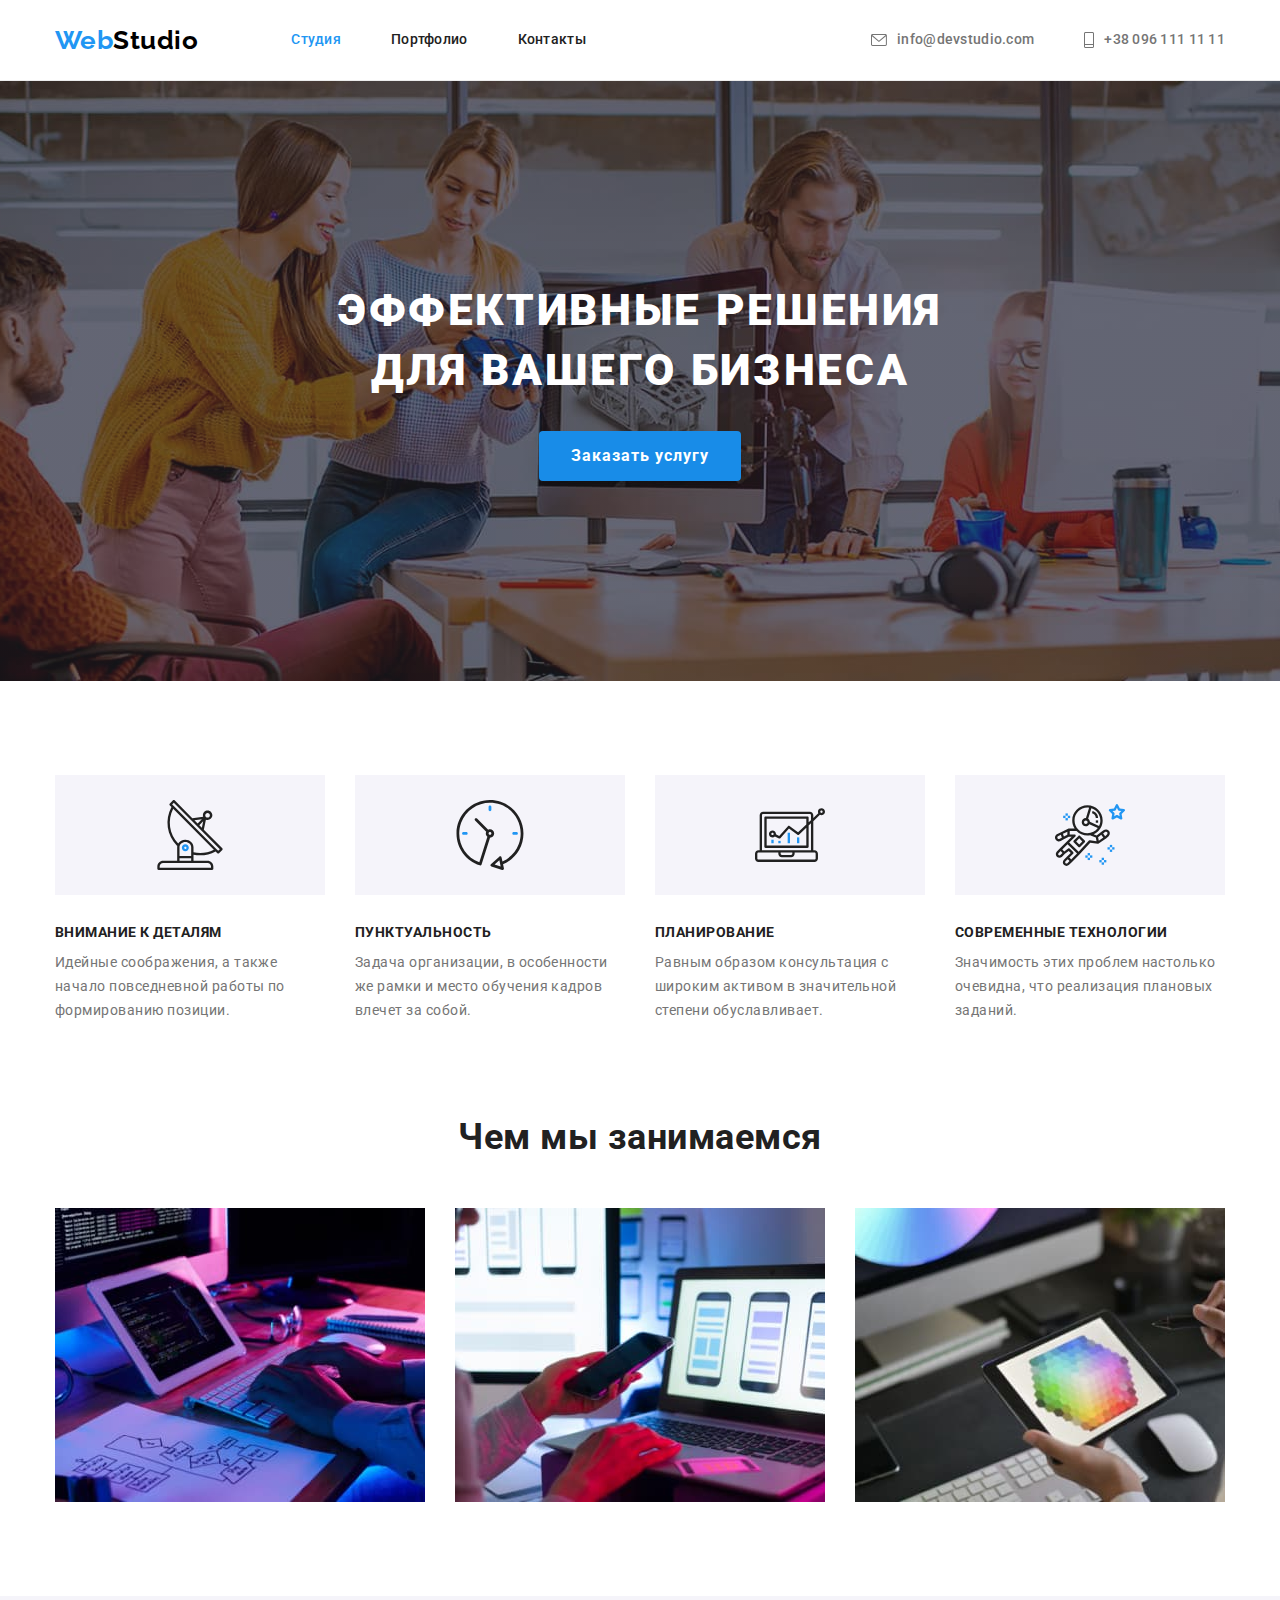
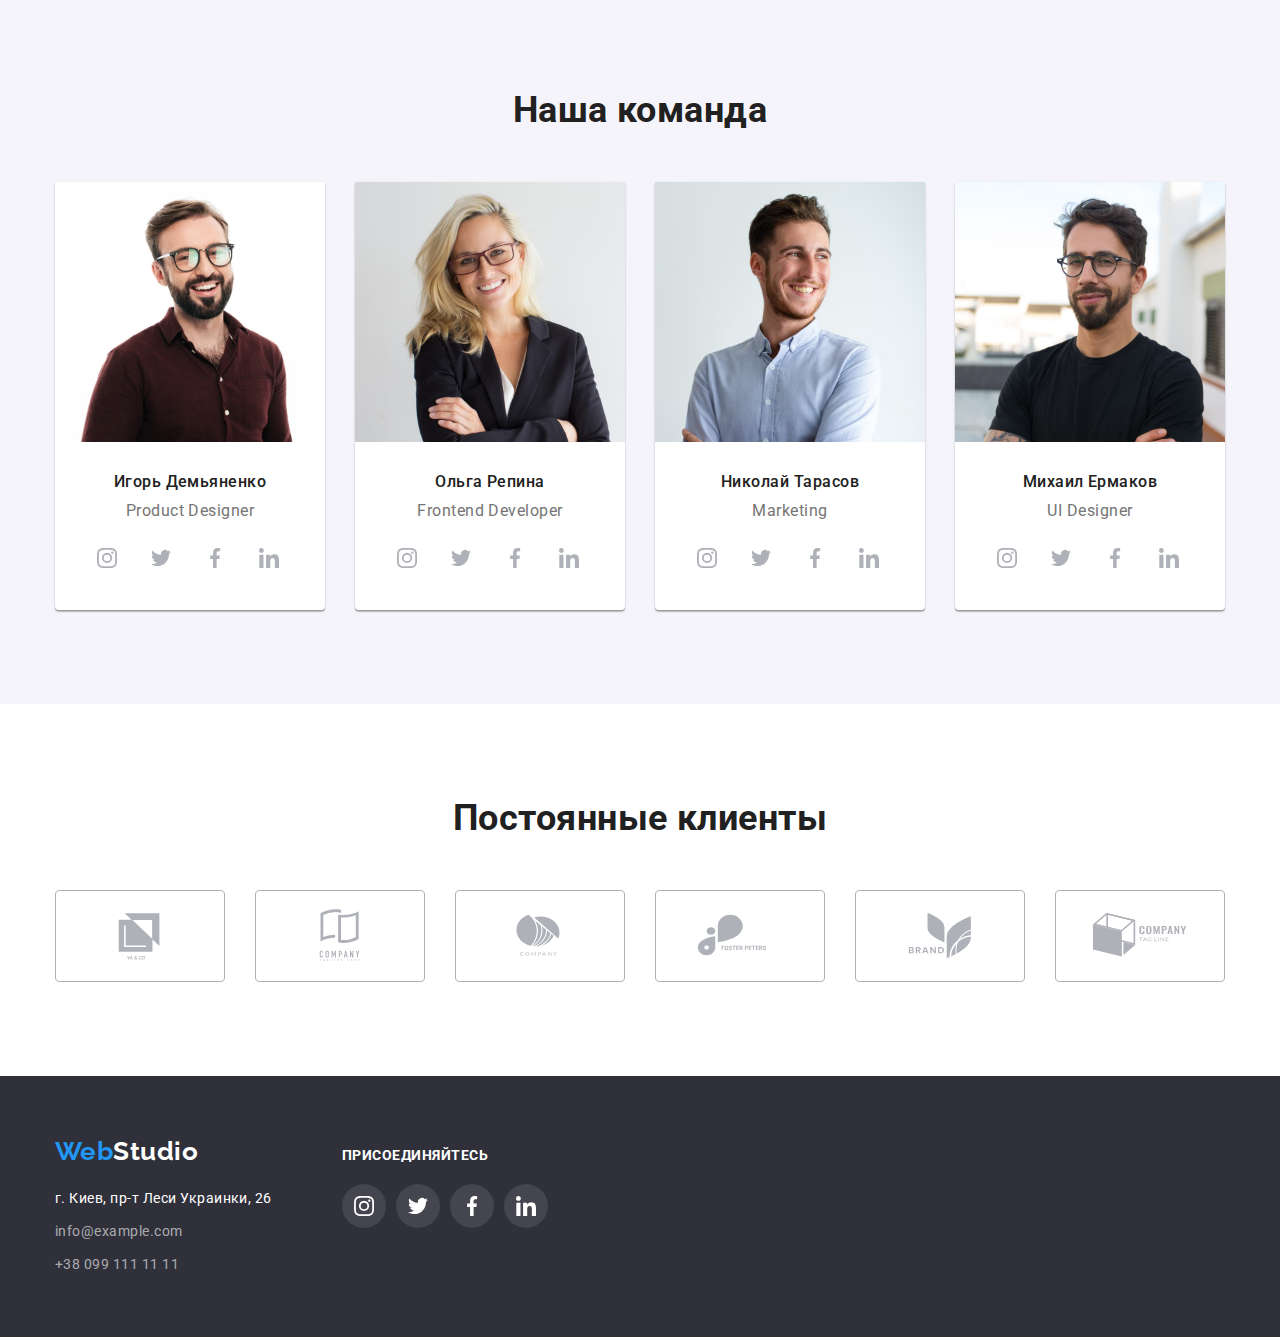
<file: index.html>
<!DOCTYPE html>
<html lang="ru">
    <head>
        <meta charset="UTF-8">
        <meta http-equiv="X-UA-Compatible" content="IE=edge">
        <meta name="viewport" content="width=device-width, initial-scale=1.0">
        <title>Document</title>
        <link rel="stylesheet" href="https://fonts.googleapis.com/css2?family=Raleway:wght@700&family=Roboto:wght@400;500;700;900&display=swap">
        <link rel="stylesheet" href="https://cdnjs.cloudflare.com/ajax/libs/modern-normalize/1.1.0/modern-normalize.min.css">
        <link rel="stylesheet" href="./CSS/styles.css">
    </head>
    <body>

        <!-- Site header -->
            <header class="header">
                <div class="container main-nav">

                    <nav class="navbar">
                        <a href="./index.html" lang="en" class="logo link"> <span class="logo-first-part">Web</span>Studio</a>
                        <ul class="list site-nav">
                            <li class="item"><a href="./index.html" class="link current">Студия</a></li>
                            <li class="item"><a href="./portfolio.html" class="link">Портфолио</a></li>
                            <li class="item"><a href="" class="link">Контакты</a></li>
                        </ul>
                    </nav>
                    
                    <ul class="list auth-nav">
                        <li class="item"><a href="mailto:info@devstudio.com" class="link">
                            <svg class="icon-envelope" width="16" height="12">
                                <use href="./images/sprite/icons.svg#icon-envelope"></use>
                            </svg>info@devstudio.com</a></li>
                        <li class="item"><a href="tel:+380961111111" class="link">
                            <svg class="icon-phone" width="10" height="16">
                                <use href="./images/sprite/icons.svg#icon-phone"></use>
                            </svg>+38 096 111 11 11</a></li>
                    </ul>
                    
                </div>
            </header>

            <main>

                <!-- Banner -->

                <section class="hero section">
                    <div class="container">
                        <h1 class="hero-title">Эффективные решения для вашего бизнеса</h1>
                        <button type="button" class="hero-button">Заказать услугу</button>
                    </div>
                </section>

                <!-- What We offer-->

                <section class="section-offer section">
                    <div class="container">
                        <h2 class="offer-title visually-hidden">Что мы предлагаем</h2>
                        <ul class="list offer-list">
                            <li class="offer-text icon-antena">
                                <h3 class="title">Внимание к деталям</h3>
                                <p class="text">Идейные соображения, а также начало повседневной работы по формированию позиции.</p>
                            </li>
                            <li class="offer-text icon-clock">
                                <h3 class="title">Пунктуальность</h3>
                                <p class="text">Задача организации, в особенности же рамки и место обучения кадров влечет за собой.
                                </p>
                            </li>
                            <li class="offer-text icon-diagram">
                                <h3 class="title">Планирование</h3>
                                <p class="text">Равным образом консультация с широким активом в значительной степени обуславливает.
                                </p>
                            </li>
                            <li class="offer-text icon-astronaut">
                                <h3 class="title">Современные технологии</h3>
                                <p class="text">Значимость этих проблем настолько очевидна, что реализация плановых заданий.
                                </p>
                            </li>
                        </ul>
                    </div>
                </section>

                <!-- What We do -->

                <section class="section">
                    <div class="container">
                        <h2 class="section-title">Чем мы занимаемся</h2>
                        <ul  class="list wwd-list">
                            <li class="item">
                                <img class="img-block" src="./images/Wwd-section/box1.jpg" alt="Верстка кода" width="370" height="294">
                            </li>
                            <li class="item">
                                <img class="img-block" src="./images/Wwd-section/box2.jpg" alt="Оптимизация" width="370" height="294">
                            </li>
                            <li class="item">
                                <img class="img-block" src="./images/Wwd-section/box3.jpg" alt="Дизайн" width="370" height="294">
                            </li>
                        </ul>
                    </div>
                </section>

                <!-- Our team -->
                
                <section class="team-section section">
                    <div class="container">
                        <h2 class="section-title">Наша команда</h2>
                        <ul class="list team-list">
                            <li class="item">
                                <img class="img-block" src="./images/Our-team/team_foto_1.jpg" alt="Product Designer" width="270" height="260">
                                <div class="title-text">
                                    <h3 class="title">Игорь Демьяненко</h3>
                                    <p lang="en" class="text">Product Designer</p>
                                    <ul class="social-list list">
                                        <li class="social-item">
                                            <a href="#" class="link social-link">
                                                <svg class="icon-social">
                                                    <use href="./images/sprite/icons.svg#icon-instagram"></use>
                                                </svg>
                                            </a>
                                        </li>
                                        <li class="social-item">
                                            <a href="#" class="link social-link">
                                                <svg class="icon-social">
                                                    <use href="./images/sprite/icons.svg#icon-twitter"></use>
                                                </svg>
                                            </a>
                                        </li>
                                        <li class="social-item">
                                            <a href="#" class="link social-link">
                                                <svg class="icon-social">
                                                    <use href="./images/sprite/icons.svg#icon-facebook"></use>
                                                </svg>
                                            </a>
                                        </li>
                                        <li class="social-item">
                                            <a href="#" class="link social-link">
                                                <svg class="icon-social">
                                                    <use href="./images/sprite/icons.svg#icon-linkedin"></use>
                                                </svg>
                                            </a>
                                        </li>
                                    </ul>
                                </div>
                            </li>
                            <li class="item">
                                <img class="img-block" src="./images/Our-team/team_foto_2.jpg" alt="Frontend Developer" width="270" height="260">
                                <div class="title-text">
                                    <h3 class="title">Ольга Репина</h3>
                                    <p lang="en" class="text">Frontend Developer</p>
                                    <ul class="social-list list">
                                        <li class="social-item">
                                            <a href="#" class="link social-link">
                                                <svg class="icon-social">
                                                    <use href="./images/sprite/icons.svg#icon-instagram"></use>
                                                </svg>
                                            </a>
                                        </li>
                                        <li class="social-item">
                                            <a href="#" class="link social-link">
                                                <svg class="icon-social">
                                                    <use href="./images/sprite/icons.svg#icon-twitter"></use>
                                                </svg>
                                            </a>
                                        </li>
                                        <li class="social-item">
                                            <a href="#" class="link social-link">
                                                <svg class="icon-social">
                                                    <use href="./images/sprite/icons.svg#icon-facebook"></use>
                                                </svg>
                                            </a>
                                        </li>
                                        <li class="social-item">
                                            <a href="#" class="link social-link">
                                                <svg class="icon-social">
                                                    <use href="./images/sprite/icons.svg#icon-linkedin"></use>
                                                </svg>
                                            </a>
                                        </li>
                                    </ul>
                                </div>
                            </li>
                            <li class="item">
                                <img class="img-block" src="./images/Our-team/team_foto_3.jpg" alt="Marketing" width="270" height="260">
                                <div class="title-text">
                                    <h3 class="title">Николай Тарасов</h3>
                                    <p lang="en" class="text">Marketing</p>
                                    <ul class="social-list list">
                                        <li class="social-item">
                                            <a href="#" class="link social-link">
                                                <svg class="icon-social">
                                                    <use href="./images/sprite/icons.svg#icon-instagram"></use>
                                                </svg>
                                            </a>
                                        </li>
                                        <li class="social-item">
                                            <a href="#" class="link social-link">
                                                <svg class="icon-social">
                                                    <use href="./images/sprite/icons.svg#icon-twitter"></use>
                                                </svg>
                                            </a>
                                        </li>
                                        <li class="social-item">
                                            <a href="#" class="link social-link">
                                                <svg class="icon-social">
                                                    <use href="./images/sprite/icons.svg#icon-facebook"></use>
                                                </svg>
                                            </a>
                                        </li>
                                        <li class="social-item">
                                            <a href="#" class="link social-link">
                                                <svg class="icon-social">
                                                    <use href="./images/sprite/icons.svg#icon-linkedin"></use>
                                                </svg>
                                            </a>
                                        </li>
                                    </ul>
                                </div>
                            </li>
                            <li class="item">
                                <img class="img-block" src="./images/Our-team/team_foto_4.jpg" alt="UI Designer" width="270" height="260">
                                <div class="title-text">
                                    <h3 class="title">Михаил Ермаков</h3>
                                    <p lang="en" class="text">UI Designer</p>
                                    <ul class="social-list list">
                                        <li class="social-item">
                                            <a href="#" class="link social-link">
                                                <svg class="icon-social">
                                                    <use href="./images/sprite/icons.svg#icon-instagram"></use>
                                                </svg>
                                            </a>
                                        </li>
                                        <li class="social-item">
                                            <a href="#" class="link social-link">
                                                <svg class="icon-social">
                                                    <use href="./images/sprite/icons.svg#icon-twitter"></use>
                                                </svg>
                                            </a>
                                        </li>
                                        <li class="social-item">
                                            <a href="#" class="link social-link">
                                                <svg class="icon-social">
                                                    <use href="./images/sprite/icons.svg#icon-facebook"></use>
                                                </svg>
                                            </a>
                                        </li>
                                        <li class="social-item">
                                            <a href="#" class="link social-link">
                                                <svg class="icon-social">
                                                    <use href="./images/sprite/icons.svg#icon-linkedin"></use>
                                                </svg>
                                            </a>
                                        </li>
                                    </ul>
                                </div>
                            </li>
                        </ul>
                    </div>
                </section>

                <!-- Regular customers -->

                <section class="section customers-section">
                    <div class="container">
                        <h2 class="section-title">Постоянные клиенты</h2>
                        <ul class="customers-list list">
                            <li class="customer-item">
                                <a href="#" class="link customer-logos">
                                    <svg class="icon-logo">
                                        <use href="./images/sprite/icons.svg#icon-Logo-1"></use>
                                    </svg>
                                </a>
                            </li>
                            <li class="customer-item">
                                <a href="#" class="link customer-logos">
                                    <svg class="icon-logo">
                                        <use href="./images/sprite/icons.svg#icon-Logo-2"></use>
                                    </svg>
                                </a>
                            </li>
                            <li class="customer-item">
                                <a href="#" class="link customer-logos">
                                    <svg class="icon-logo">
                                        <use href="./images/sprite/icons.svg#icon-Logo-3"></use>
                                    </svg>
                                </a>
                            </li>
                            <li class="customer-item">
                                <a href="#" class="link customer-logos">
                                    <svg class="icon-logo">
                                        <use href="./images/sprite/icons.svg#icon-Logo-4"></use>
                                    </svg>
                                </a>
                            </li>
                            <li class="customer-item">
                                <a href="#" class="link customer-logos">
                                    <svg class="icon-logo">
                                        <use href="./images/sprite/icons.svg#icon-Logo-5"></use>
                                    </svg>
                                </a>
                            </li>
                            <li class="customer-item">
                                <a href="#" class="link customer-logos">
                                    <svg class="icon-logo">
                                        <use href="./images/sprite/icons.svg#icon-Logo-6"></use>
                                    </svg>
                                </a>
                            </li>
                        </ul>
                    </div>
                </section>

            </main>

            <!-- Site footer -->

            <footer class="bg-footer">
            <div class="container footer">
                <div class="address-container">
                    <a href="./index.html" lang="en" class="logo link"><span class="logo-first-part">Web</span>Studio</a>
                    <address class="address">
                        <p class="address-text">г. Киев, пр-т Леси Украинки, 26</p>
                        <ul class="list auth-footer">
                            <li class="item"><a href="mailto:info@example.com" class="link address-link">info@example.com</a></li>
                            <li class="item"><a href="tel:+380991111111" class="link address-link">+38 099 111 11 11</a></li>
                        </ul>
                    </address>
                </div>
                <div class="social-links">
                    <b class="appeal">присоединяйтесь</b>
                    <ul class="social-list list">
                        <li class="social-item">
                            <a href="#" class="social-logo">
                                <svg class="icon-social">
                                    <use href="./images/sprite/icons.svg#icon-instagram"></use>
                                </svg>
                            </a>
                        </li>
                        <li class="social-item">
                            <a href="#" class="social-logo">
                                <svg class="icon-social">
                                    <use href="./images/sprite/icons.svg#icon-twitter"></use>
                                </svg>
                            </a>
                        </li>
                        <li class="social-item">
                            <a href="#" class="social-logo">
                                <svg class="icon-social">
                                    <use href="./images/sprite/icons.svg#icon-facebook"></use>
                                </svg>
                            </a>
                        </li>
                        <li class="social-item">
                            <a href="#" class="social-logo">
                                <svg class="icon-social">
                                    <use href="./images/sprite/icons.svg#icon-linkedin"></use>
                                </svg>
                            </a>
                        </li>
                    </ul>
                </div>

            </div>
            </footer>
    </body>    

</html>
</file>
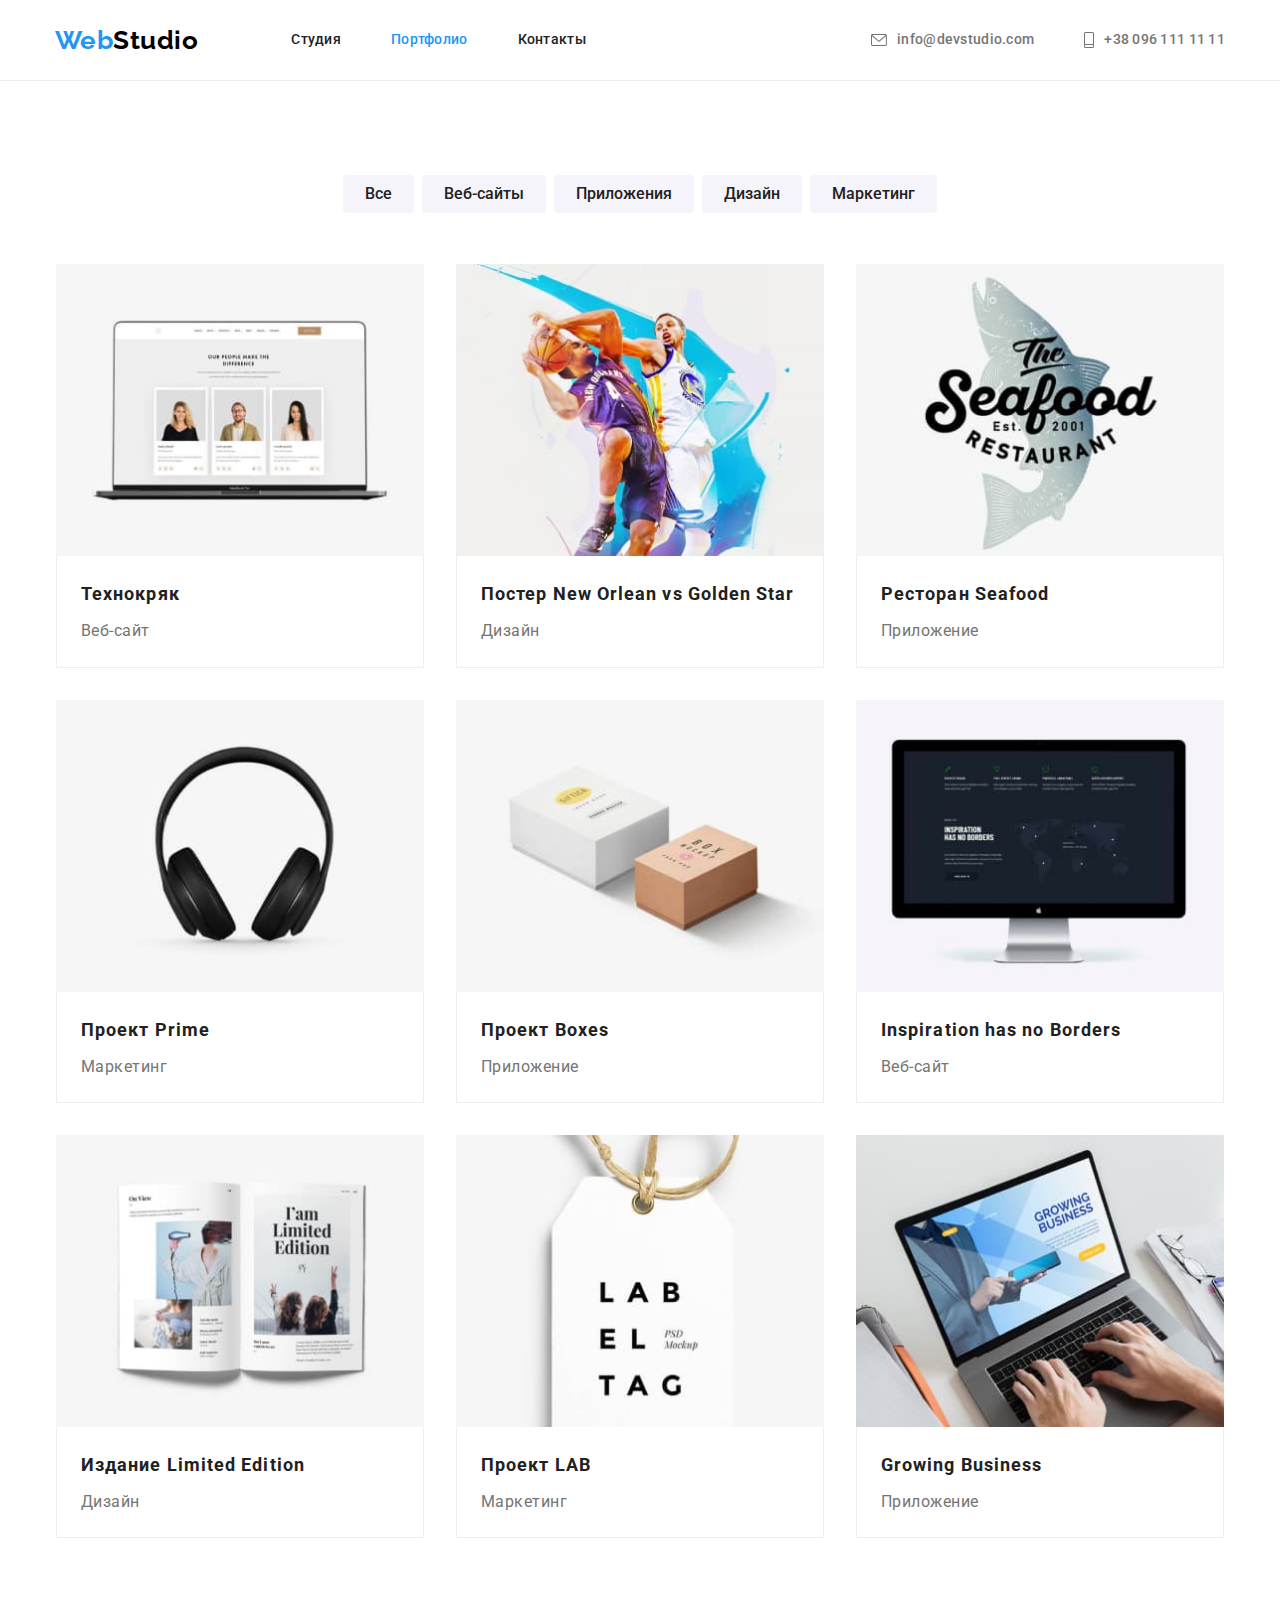
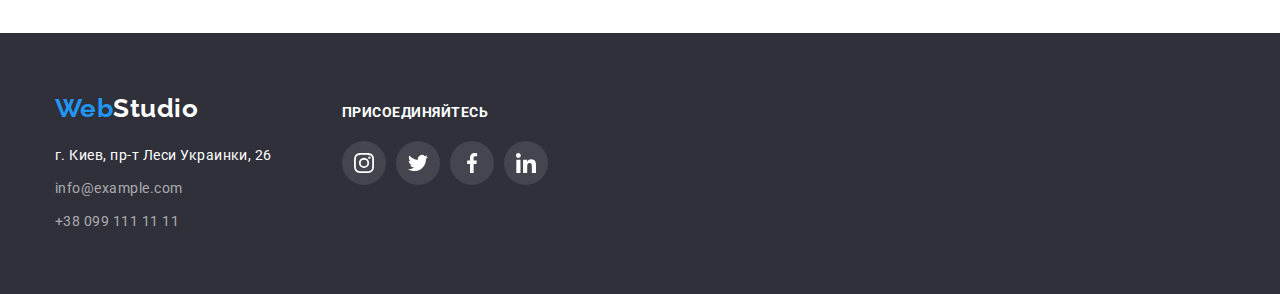
<file: portfolio.html>
<!DOCTYPE html>
<html lang="ru">
<head>
    <meta charset="UTF-8">
    <meta http-equiv="X-UA-Compatible" content="IE=edge">
    <meta name="viewport" content="width=device-width, initial-scale=1.0">
    <title>Document</title>
    <link href="https://fonts.googleapis.com/css2?family=Raleway:wght@700&family=Roboto:wght@400;500;700;900&display=swap" rel="stylesheet">
    <link rel="stylesheet" href="https://cdnjs.cloudflare.com/ajax/libs/modern-normalize/1.1.0/modern-normalize.min.css">
    <link rel="stylesheet" href="./CSS/styles.css">
</head>
<body>

    <!-- Site header -->
        <header class="header">
                <div class="container main-nav">

                    <nav class="navbar">
                        <a href="./index.html" lang="en" class="logo link"> <span class="logo-first-part">Web</span>Studio</a>
                        <ul class="list site-nav">
                            <li class="item"><a href="./index.html" class="link">Студия</a></li>
                            <li class="item"><a href="./portfolio.html" class="link current">Портфолио</a></li>
                            <li class="item"><a href="" class="link">Контакты</a></li>
                        </ul>
                    </nav>
                    
                    <ul class="list auth-nav">
                        <li class="item"><a href="mailto:info@devstudio.com" class="link">
                            <svg class="icon-envelope" width="16" height="12">
                                <use href="./images/sprite/icons.svg#icon-envelope"></use>
                            </svg>info@devstudio.com</a></li>
                        <li class="item"><a href="tel:+380961111111" class="link">
                            <svg class="icon-phone" width="10" height="16">
                                <use href="./images/sprite/icons.svg#icon-phone"></use>
                            </svg>+38 096 111 11 11</a></li>
                    </ul>
                    
                </div>
        </header>

        <main class="portfolio-main">
                <section class="portfolio section">
                    <div class="container">
                    <h2 class="title-portfolio visually-hidden">Меню портфолио</h2>
                    <ul class="list menu-list">
                        <li class="item"><button type="button" class="button current">Все</button></li>
                        <li class="item"><button type="button" class="button">Веб-сайты</button></li>
                        <li class="item"><button type="button" class="button">Приложения</button></li>
                        <li class="item"><button type="button" class="button">Дизайн</button></li>
                        <li class="item"><button type="button" class="button">Маркетинг</button></li>
                    </ul>

                    <ul class="list project-list">
                        
                        <li class="item">
                            <a href="#" class="link">
                                <img class="img-block" src="./images/Portfolio-page/project-1.jpg" alt="Проект Технокряк" width="370" height="294">
                                <div class="title-text">
                                    <h3 class="title">Технокряк</h3>
                                    <p class="text">Веб-сайт</p>
                                </div>
                            </a>
                        </li>
                        <li class="item">
                            <a href="#" class="link">
                                <img class="img-block" src="./images/Portfolio-page/project-2.jpg" alt="Проект Постер New Orlean vs Golden Star" width="370" height="294">
                                <div class="title-text">
                                    <h3 class="title">Постер New Orlean vs Golden Star</h3>
                                    <p class="text">Дизайн</p>
                                </div>
                            </a>
                        </li>
                        <li class="item">
                            <a href="#" class="link">
                                <img class="img-block" src="./images/Portfolio-page/project-3.jpg" alt="Проект Ресторан Seafood" width="370" height="294">
                                <div class="title-text">
                                    <h3 class="title">Ресторан Seafood</h3>
                                    <p class="text">Приложение</p>
                                </div>
                            </a>
                        </li>
                        <li class="item">
                            <a href="#" class="link">
                                <img class="img-block" src="./images/Portfolio-page/project-4.jpg" alt="Проект Prime" width="370" height="294">
                                <div class="title-text">
                                    <h3 class="title">Проект Prime</h3>
                                    <p class="text">Маркетинг</p>
                                </div>
                            </a>
                        </li>
                        <li class="item">
                            <a href="#" class="link">
                                <img class="img-block" src="./images/Portfolio-page/project-5.jpg" alt="Проект Boxes" width="370" height="294">
                                <div class="title-text">
                                    <h3 class="title">Проект Boxes</h3>
                                    <p class="text">Приложение</p>
                                </div>
                            </a>
                        </li>
                        <li class="item">
                            <a href="#" class="link">
                                <img class="img-block" src="./images/Portfolio-page/project-6.jpg" alt="Проект Inspiration has no Borders" width="370" height="294">
                                <div class="title-text">
                                    <h3 class="title">Inspiration has no Borders</h3>
                                    <p class="text">Веб-сайт</p>
                                </div>
                            </a>
                        </li>
                        <li class="item">
                            <a href="#" class="link">
                                <img class="img-block" src="./images/Portfolio-page/project-7.jpg" alt="Проект Издание Limited Edition" width="370" height="294">
                                <div class="title-text">
                                    <h3 class="title">Издание Limited Edition</h3>
                                    <p class="text">Дизайн</p>
                                </div>
                            </a>
                        </li>
                        <li class="item">
                            <a href="#" class="link">
                                <img class="img-block" src="./images/Portfolio-page/project-8.jpg" alt="Проект LAB" width="370" height="294">
                                <div class="title-text">
                                    <h3 class="title">Проект LAB</h3>
                                    <p class="text">Маркетинг</p>
                                </div>
                            </a>
                        </li>
                        <li class="item">
                            <a href="#" class="link">
                                <img class="img-block" src="./images/Portfolio-page/project-9.jpg" alt="Проект Growing Business" width="370" height="294">
                                <div class="title-text">
                                     <h3 class="title">Growing Business</h3>
                                     <p class="text">Приложение</p>
                                </div>
                            </a>
                        </li>
                        
                    </ul>

                    </div>  
                </section>
            
        </main>

        <footer class="bg-footer">
            <div class="container footer">
                <div class="address-container">
                    <a href="./index.html" lang="en" class="logo link"><span class="logo-first-part">Web</span>Studio</a>
                    <address class="address">
                        <p class="address-text">г. Киев, пр-т Леси Украинки, 26</p>
                        <ul class="list auth-footer">
                            <li class="item"><a href="mailto:info@example.com" class="link address-link">info@example.com</a></li>
                            <li class="item"><a href="tel:+380991111111" class="link address-link">+38 099 111 11 11</a></li>
                        </ul>
                    </address>
                </div>
                <div class="social-links">
                    <b class="appeal">присоединяйтесь</b>
                    <ul class="social-list list">
                        <li class="social-item">
                            <a href="#" class="social-logo">
                                <svg class="icon-social">
                                    <use href="./images/sprite/icons.svg#icon-instagram"></use>
                                </svg>
                            </a>
                        </li>
                        <li class="social-item">
                            <a href="#" class="social-logo">
                                <svg class="icon-social">
                                    <use href="./images/sprite/icons.svg#icon-twitter"></use>
                                </svg>
                            </a>
                        </li>
                        <li class="social-item">
                            <a href="#" class="social-logo">
                                <svg class="icon-social">
                                    <use href="./images/sprite/icons.svg#icon-facebook"></use>
                                </svg>
                            </a>
                        </li>
                        <li class="social-item">
                            <a href="#" class="social-logo">
                                <svg class="icon-social">
                                    <use href="./images/sprite/icons.svg#icon-linkedin"></use>
                                </svg>
                            </a>
                        </li>
                    </ul>
                </div>

            </div>
        </footer>

</body>
</html>
</file>
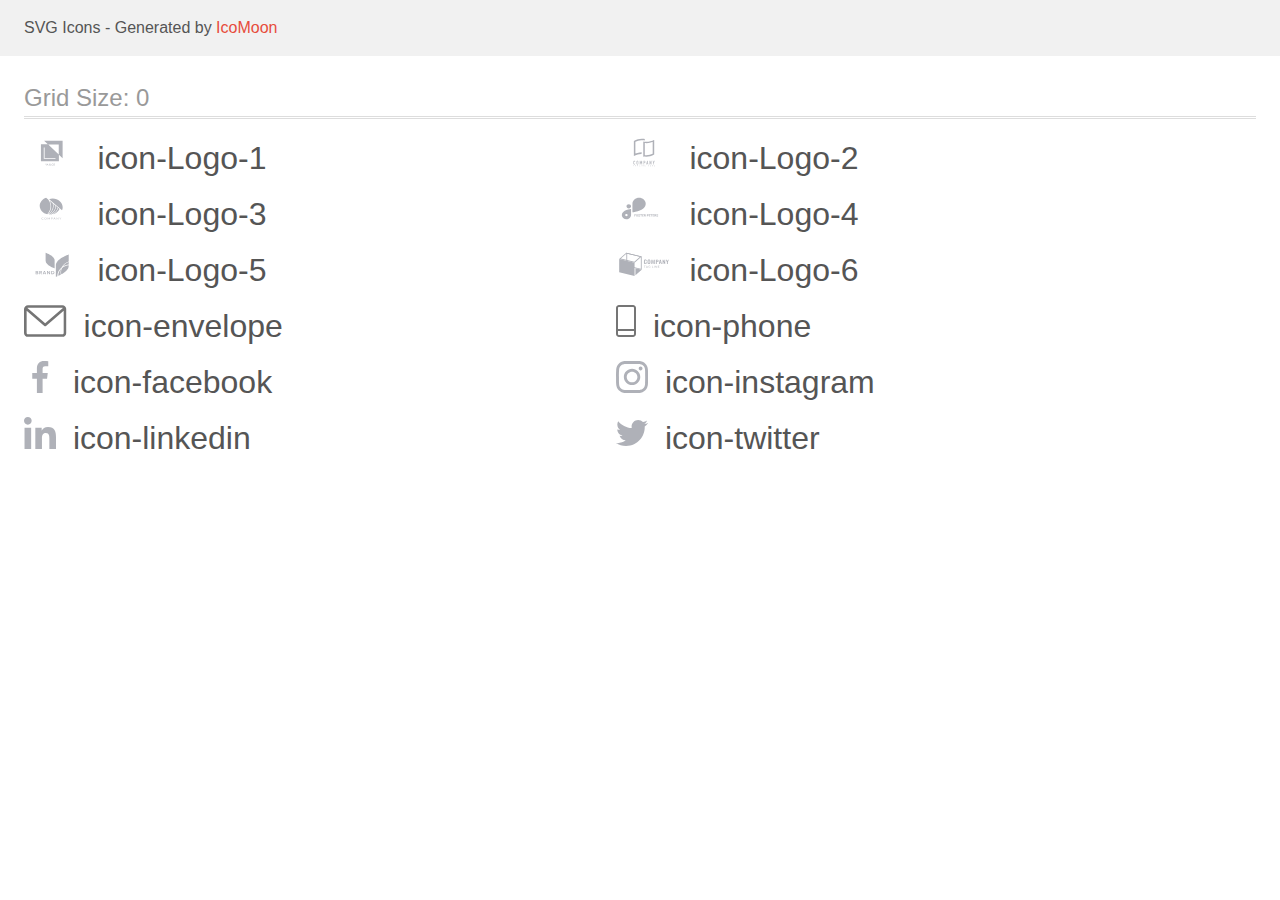
<file: images/sprite/demo.html>
<!doctype html>
<html>
<head>
    <title>IcoMoon - SVG Icons</title>
    <meta charset="utf-8">
    <meta name="viewport" content="width=device-width, initial-scale=1">
    <link rel="stylesheet" href="demo-files/demo.css">
    <link rel="stylesheet" href="style.css">
</head>
<body>
<svg aria-hidden="true" style="position: absolute; width: 0; height: 0; overflow: hidden;" version="1.1" xmlns="http://www.w3.org/2000/svg" xmlns:xlink="http://www.w3.org/1999/xlink">
<defs>
<symbol id="icon-Logo-1" viewBox="0 0 57 32">
<path fill="#afb1b8" style="fill: var(--color1, #afb1b8)" d="M20.267 3.733l3.738 3.538-6.938-0.004v17.167h18.133v-6.564l3.733 3.534v-17.671h-18.667zM35.036 17.455l-10.597-10.032h10.597v10.032zM31.746 21.923h-11.81v-11.545h0.835v10.763h10.975v0.781zM22.725 26.72l-0.436 0.899-0.436-0.899h-0.366l0.637 1.198v0.698h0.331v-0.698l0.635-1.198h-0.364zM23.274 28.616l0.154-0.442h0.734l0.155 0.442h0.344l-0.717-1.896h-0.296l-0.716 1.896h0.342zM23.794 27.123l0.275 0.786h-0.549l0.275-0.787zM25.531 27.863c-0.045 0.067-0.071 0.149-0.071 0.238 0 0.001 0 0.002 0 0.003v-0c0 0.16 0.056 0.29 0.168 0.389s0.263 0.149 0.45 0.149c0.188 0 0.349-0.051 0.485-0.153l0.107 0.126h0.367l-0.278-0.33c0.109-0.149 0.164-0.341 0.164-0.574h-0.275c0 0.128-0.027 0.244-0.079 0.348l-0.366-0.432 0.129-0.094c0.078-0.053 0.144-0.119 0.195-0.195l0.002-0.003c0.038-0.061 0.060-0.136 0.060-0.216 0-0.001 0-0.002 0-0.003v0c0-0.002 0-0.005 0-0.007 0-0.117-0.051-0.221-0.132-0.293l-0-0c-0.084-0.076-0.197-0.123-0.32-0.123-0.007 0-0.013 0-0.020 0l0.001-0c-0.153 0-0.274 0.044-0.364 0.13s-0.135 0.203-0.135 0.352c0 0.061 0.014 0.123 0.043 0.189 0.030 0.065 0.082 0.144 0.155 0.237-0.14 0.101-0.235 0.188-0.282 0.261zM26.387 28.283c-0.081 0.066-0.185 0.106-0.299 0.107h-0c-0.005 0-0.010 0-0.015 0-0.082 0-0.156-0.031-0.212-0.083l0 0c-0.052-0.052-0.085-0.123-0.085-0.203 0-0.004 0-0.007 0-0.011l-0 0.001c0-0.101 0.052-0.192 0.156-0.271l0.041-0.029 0.414 0.489zM26.047 27.443c-0.090-0.11-0.134-0.202-0.134-0.275 0-0.063 0.019-0.116 0.055-0.157 0.034-0.039 0.084-0.063 0.139-0.063 0.003 0 0.005 0 0.008 0h-0c0.002-0 0.004-0 0.007-0 0.052 0 0.1 0.020 0.135 0.054l-0-0c0.037 0.035 0.056 0.077 0.056 0.126 0 0.002 0 0.005 0 0.007 0 0.071-0.031 0.134-0.080 0.177l-0 0-0.041 0.032-0.145 0.099zM29.133 28.473c0.13-0.114 0.205-0.272 0.224-0.474h-0.328c-0.018 0.135-0.059 0.232-0.124 0.29s-0.163 0.087-0.292 0.087c-0.141 0-0.249-0.054-0.323-0.162s-0.11-0.264-0.11-0.469v-0.167c0.002-0.203 0.041-0.355 0.117-0.46 0.077-0.105 0.188-0.157 0.331-0.157 0.123 0 0.217 0.030 0.28 0.091s0.104 0.158 0.12 0.294h0.328c-0.021-0.207-0.095-0.368-0.222-0.482s-0.296-0.171-0.506-0.171c-0.155 0-0.292 0.037-0.411 0.111-0.119 0.076-0.213 0.183-0.27 0.31l-0.002 0.005c-0.060 0.133-0.096 0.288-0.096 0.451 0 0.008 0 0.016 0 0.023l-0-0.001v0.177c0.003 0.174 0.035 0.327 0.098 0.46s0.151 0.234 0.266 0.306c0.116 0.071 0.249 0.107 0.4 0.107 0.216 0 0.389-0.056 0.519-0.169zM31.069 28.207c0.064-0.141 0.097-0.304 0.097-0.49v-0.105c0-0.006 0-0.013 0-0.020 0-0.169-0.036-0.329-0.102-0.473l0.003 0.007c-0.060-0.134-0.156-0.243-0.274-0.318l-0.003-0.002c-0.119-0.075-0.256-0.112-0.411-0.112s-0.291 0.037-0.411 0.113c-0.119 0.075-0.211 0.182-0.277 0.324-0.062 0.137-0.098 0.297-0.098 0.466 0 0.008 0 0.016 0 0.025l-0-0.001v0.107c0.001 0.181 0.034 0.341 0.099 0.48 0.066 0.139 0.159 0.246 0.279 0.322 0.121 0.075 0.258 0.112 0.411 0.112 0.156 0 0.293-0.037 0.412-0.112 0.119-0.076 0.212-0.183 0.276-0.323zM30.716 27.135c0.080 0.112 0.119 0.274 0.119 0.484v0.099c0 0.213-0.039 0.376-0.118 0.487-0.078 0.111-0.19 0.167-0.336 0.167-0.004 0-0.009 0-0.014 0-0.134 0-0.253-0.067-0.324-0.17l-0.001-0.001c-0.081-0.114-0.121-0.275-0.121-0.483v-0.109c0.002-0.204 0.043-0.362 0.122-0.473 0.071-0.102 0.188-0.168 0.321-0.168 0.005 0 0.010 0 0.014 0l-0.001-0c0.146 0 0.259 0.056 0.338 0.168z"></path>
</symbol>
<symbol id="icon-Logo-2" viewBox="0 0 57 32">
<path fill="#afb1b8" style="fill: var(--color1, #afb1b8)" d="M26.727 3.165h-0.073c-0.112-0.007-0.224-0.010-0.336-0.012h-0.243c-0.212 0-0.428 0.005-0.642 0.016-0.007-0.001-0.016-0.001-0.024-0.001s-0.017 0-0.025 0.001l0.001-0c-2.059 0.12-3.971 0.635-5.699 1.47l0.090-0.039-0.23 0.111v11.809l0.54-0.183c0.474-0.163 0.978-0.309 1.5-0.445 1.29-0.345 2.775-0.553 4.305-0.573l0.012-0v1.551c-0.193 0.001-0.38 0.006-0.568 0.016h-0.045c-1.212 0.068-2.348 0.25-3.442 0.537l0.12-0.027c-1.503 0.382-2.82 0.91-4.044 1.586l0.087-0.044v-15.145c1.195-0.711 2.578-1.29 4.042-1.665l0.11-0.024c1.173-0.315 2.52-0.499 3.909-0.505h0.231c0.273 0.007 0.539 0.019 0.788 0.038 0.658 0.046 1.31 0.15 1.949 0.311v1.527c-0.544-0.133-1.189-0.234-1.849-0.282l-0.039-0.002-0.039-0.003c-0.132-0.011-0.263-0.022-0.386-0.022zM29.415 4.726c0.339 0.026 0.69 0.038 1.044 0.038 1.464-0.006 2.881-0.198 4.231-0.554l-0.117 0.026c1.502-0.383 2.819-0.912 4.043-1.587l-0.087 0.044v14.875c-1.195 0.71-2.578 1.289-4.042 1.665l-0.11 0.024c-1.173 0.314-2.52 0.498-3.91 0.503h-0.004c-0.029 0-0.062 0-0.096 0-1.020 0-2.010-0.128-2.955-0.368l0.083 0.018v-14.972c0.229 0.053 0.466 0.102 0.706 0.142 0.394 0.067 0.81 0.115 1.214 0.145zM36.985 4.842l-0.54 0.181c-0.496 0.167-0.997 0.316-1.5 0.449-1.344 0.36-2.888 0.569-4.48 0.575h-0.004c-0.352 0-0.676-0.010-0.989-0.030l-0.43-0.028v12.148l0.37 0.032c0.342 0.030 0.696 0.045 1.052 0.045 1.257-0.006 2.473-0.172 3.631-0.48l-0.1 0.023c1.059-0.269 1.977-0.608 2.848-1.031l-0.088 0.039 0.23-0.111v-11.812z"></path>
<path fill="#afb1b8" style="fill: var(--color1, #afb1b8)" d="M19.060 24.113c-0.145-0.15-0.348-0.243-0.572-0.243-0.010 0-0.020 0-0.030 0.001l0.001-0c-0.004-0-0.008-0-0.012-0-0.121 0-0.236 0.024-0.34 0.067l0.006-0.002c-0.205 0.082-0.364 0.243-0.442 0.444l-0.002 0.005c-0.043 0.107-0.063 0.22-0.062 0.335v2.023c-0.005 0.142 0.022 0.284 0.079 0.415 0.048 0.104 0.117 0.196 0.203 0.271 0.081 0.068 0.175 0.117 0.277 0.144 0.099 0.027 0.201 0.042 0.302 0.042 0.113 0.001 0.224-0.023 0.326-0.070 0.304-0.135 0.512-0.434 0.512-0.781v-0.226h-0.53v0.18c0 0.004 0 0.008 0 0.012 0 0.060-0.011 0.118-0.032 0.171l0.001-0.003c-0.018 0.045-0.044 0.083-0.077 0.114l-0 0c-0.061 0.047-0.137 0.076-0.221 0.077h-0c-0.009 0.001-0.020 0.002-0.031 0.002-0.089 0-0.168-0.043-0.216-0.11l-0.001-0.001c-0.044-0.071-0.071-0.158-0.071-0.251 0-0.007 0-0.014 0-0.021l-0 0.001v-1.887c-0.003-0.105 0.019-0.208 0.065-0.302 0.049-0.075 0.132-0.124 0.227-0.124 0.011 0 0.022 0.001 0.033 0.002l-0.001-0c0.003-0 0.006-0 0.010-0 0.092 0 0.174 0.045 0.226 0.114l0.001 0.001c0.055 0.071 0.088 0.162 0.088 0.26 0 0.004-0 0.008-0 0.012v-0.001 0.175h0.524v-0.206c0-0.003 0-0.006 0-0.009 0-0.124-0.024-0.243-0.067-0.352l0.002 0.006c-0.041-0.111-0.102-0.205-0.177-0.285l0 0zM22.202 24.091c-0.161-0.137-0.371-0.221-0.601-0.223h-0c-0.108 0-0.215 0.020-0.316 0.057-0.218 0.078-0.391 0.239-0.483 0.443l-0.002 0.005c-0.053 0.123-0.080 0.257-0.077 0.392v1.94c-0.004 0.137 0.023 0.272 0.077 0.397 0.048 0.105 0.117 0.197 0.205 0.271 0.081 0.075 0.176 0.133 0.279 0.171 0.101 0.037 0.208 0.057 0.316 0.057 0.231-0.001 0.442-0.087 0.603-0.229l-0.001 0.001c0.084-0.076 0.152-0.168 0.199-0.271 0.054-0.125 0.081-0.261 0.077-0.397v-1.941c0-0.005 0-0.011 0-0.017 0-0.135-0.029-0.264-0.080-0.381l0.002 0.006c-0.049-0.111-0.117-0.205-0.199-0.283l-0-0zM21.955 26.706c0.001 0.009 0.001 0.019 0.001 0.030 0 0.099-0.041 0.188-0.106 0.251l-0 0c-0.067 0.056-0.154 0.091-0.249 0.091s-0.182-0.034-0.25-0.091l0.001 0c-0.066-0.063-0.106-0.152-0.106-0.25 0-0.011 0-0.022 0.002-0.032l-0 0.001v-1.941c-0.001-0.009-0.001-0.019-0.001-0.030 0-0.098 0.041-0.187 0.106-0.25l0-0c0.067-0.056 0.154-0.091 0.249-0.091s0.182 0.034 0.25 0.091l-0.001-0c0.066 0.063 0.106 0.152 0.106 0.25 0 0.011-0 0.021-0.001 0.032l0-0.001v1.941zM26.329 27.573v-3.675h-0.508l-0.668 1.945h-0.009l-0.674-1.945h-0.503v3.674h0.525v-2.235h0.010l0.514 1.58h0.262l0.518-1.58h0.010v2.235h0.525zM29.311 24.157c-0.081-0.091-0.183-0.16-0.297-0.201-0.108-0.036-0.232-0.057-0.361-0.057-0.007 0-0.014 0-0.021 0h-0.779v3.675h0.524v-1.435h0.269c0.164 0.007 0.326-0.027 0.473-0.1 0.12-0.068 0.217-0.163 0.286-0.278l0.002-0.003c0.060-0.098 0.101-0.206 0.12-0.32 0.018-0.116 0.028-0.249 0.028-0.385 0-0.012-0-0.023-0-0.035l0 0.002c0.005-0.176-0.012-0.353-0.051-0.525-0.037-0.132-0.104-0.246-0.193-0.338l0 0zM29.041 25.277c-0.002 0.070-0.020 0.136-0.050 0.194l0.001-0.003c-0.030 0.056-0.077 0.101-0.133 0.128l-0.002 0.001c-0.065 0.030-0.14 0.047-0.22 0.047-0.010 0-0.019-0-0.028-0.001l0.001 0h-0.239v-1.249h0.27c0.008-0 0.016-0.001 0.025-0.001 0.077 0 0.149 0.017 0.214 0.048l-0.003-0.001c0.054 0.031 0.096 0.078 0.122 0.134l0.001 0.002c0.029 0.065 0.044 0.134 0.046 0.205v0.244c0 0.085 0.005 0.174 0 0.252h-0.005zM31.791 23.899h-0.429l-0.81 3.675h0.524l0.154-0.789h0.714l0.154 0.789h0.523l-0.829-3.675zM31.308 26.283l0.258-1.332h0.010l0.256 1.332h-0.523zM35.173 26.112h-0.010l-0.79-2.213h-0.503v3.675h0.523v-2.21h0.011l0.8 2.209h0.493v-3.674h-0.523v2.213zM38.372 23.899l-0.421 1.461h-0.011l-0.421-1.461h-0.554l0.719 2.122v1.553h0.524v-1.553l0.719-2.121h-0.555zM17.6 28.611h0.252v0.708h0.171v-0.708h0.251v-0.145h-0.674v0.146zM19.721 28.465l-0.331 0.853h0.182l0.070-0.194h0.34l0.073 0.194h0.187l-0.339-0.853h-0.182zM19.694 28.981l0.116-0.316 0.116 0.316h-0.232zM21.818 29.004h0.197v0.11c-0.055 0.044-0.126 0.072-0.203 0.072h-0c-0.004 0-0.008 0-0.012 0-0.068 0-0.129-0.032-0.169-0.081l-0-0c-0.040-0.057-0.063-0.127-0.063-0.203 0-0.007 0-0.013 0.001-0.020l-0 0.001c0-0.19 0.082-0.285 0.245-0.285 0.006-0.001 0.012-0.001 0.018-0.001 0.084 0 0.155 0.058 0.174 0.136l0 0.001 0.169-0.033c-0.036-0.166-0.156-0.251-0.362-0.251-0.003-0-0.007-0-0.011-0-0.11 0-0.211 0.042-0.287 0.11l0-0c-0.076 0.075-0.124 0.18-0.124 0.296 0 0.011 0 0.022 0.001 0.033l-0-0.001c-0 0.006-0 0.013-0 0.020 0 0.115 0.041 0.22 0.11 0.301l-0.001-0.001c0.075 0.078 0.181 0.126 0.297 0.126 0.009 0 0.018-0 0.027-0.001l-0.001 0c0.004 0 0.009 0 0.014 0 0.134 0 0.257-0.052 0.348-0.137l-0 0v-0.336h-0.37v0.144zM23.959 28.465h-0.173v0.853h0.597v-0.145h-0.425v-0.708zM25.77 28.465h-0.173v0.853h0.173v-0.853zM27.539 29.035l-0.349-0.57h-0.167v0.853h0.16v-0.557l0.343 0.557h0.172v-0.853h-0.158v0.57zM29.14 28.942h0.425v-0.145h-0.425v-0.187h0.457v-0.146h-0.63v0.853h0.647v-0.145h-0.475v-0.231zM33.020 28.802h-0.336v-0.336h-0.171v0.853h0.171v-0.373h0.336v0.373h0.172v-0.853h-0.172v0.337zM34.629 28.942h0.427v-0.145h-0.427v-0.187h0.459v-0.146h-0.629v0.853h0.646v-0.145h-0.475v-0.231zM36.812 28.943c0.149-0.023 0.224-0.102 0.224-0.237 0.001-0.007 0.001-0.015 0.001-0.024 0-0.068-0.033-0.128-0.085-0.166l-0.001-0c-0.063-0.032-0.137-0.051-0.216-0.051-0.012 0-0.023 0-0.035 0.001l0.002-0h-0.362v0.853h0.172v-0.357h0.034c0.004-0 0.009-0 0.014-0 0.034 0 0.066 0.007 0.094 0.020l-0.001-0.001c0.025 0.015 0.046 0.037 0.061 0.062l0.186 0.271h0.205l-0.104-0.166c-0.047-0.083-0.111-0.152-0.187-0.203l-0.002-0.001zM36.639 28.825h-0.126v-0.214h0.135c0.011-0.001 0.023-0.001 0.036-0.001 0.049 0 0.097 0.008 0.141 0.023l-0.003-0.001c0.023 0.021 0.037 0.050 0.037 0.083 0 0.037-0.018 0.069-0.045 0.090l-0 0c-0.043 0.014-0.092 0.021-0.142 0.021-0.011 0-0.022-0-0.033-0.001l0.002 0zM38.459 28.942h0.425v-0.145h-0.425v-0.187h0.459v-0.146h-0.631v0.853h0.647v-0.145h-0.475v-0.231z"></path>
</symbol>
<symbol id="icon-Logo-3" viewBox="0 0 57 32">
<path fill="#afb1b8" style="fill: var(--color1, #afb1b8)" d="M19.417 26.187c0.009 0 0.017 0.002 0.025 0.005s0.015 0.007 0.021 0.013l-0-0 0.116 0.111c-0.091 0.090-0.202 0.162-0.327 0.211-0.129 0.048-0.278 0.076-0.434 0.076-0.011 0-0.021-0-0.032-0l0.002 0c-0.149 0.003-0.298-0.021-0.436-0.071-0.128-0.046-0.237-0.114-0.33-0.2l0.001 0.001c-0.090-0.085-0.161-0.188-0.21-0.302l-0.002-0.006c-0.047-0.114-0.075-0.246-0.075-0.385 0-0.004 0-0.008 0-0.012v0.001c-0-0.006-0-0.013-0-0.020 0-0.272 0.118-0.516 0.305-0.684l0.001-0.001c0.099-0.087 0.218-0.155 0.349-0.201 0.143-0.048 0.296-0.072 0.45-0.070 0.008-0 0.018-0 0.028-0 0.139 0 0.273 0.024 0.398 0.067l-0.009-0.003c0.115 0.044 0.221 0.104 0.313 0.179l-0.098 0.118c-0.007 0.008-0.015 0.015-0.024 0.021l-0 0c-0.010 0.006-0.021 0.009-0.034 0.009-0.002 0-0.004-0-0.006-0l0 0c-0.016-0.001-0.030-0.005-0.043-0.012l0 0-0.052-0.032-0.073-0.041c-0.066-0.032-0.144-0.057-0.225-0.070l-0.005-0.001c-0.048-0.008-0.104-0.013-0.161-0.013-0.004 0-0.009 0-0.013 0h0.001c-0.003-0-0.007-0-0.011-0-0.112 0-0.219 0.020-0.319 0.055l0.007-0.002c-0.098 0.034-0.182 0.085-0.254 0.15l0.001-0.001c-0.073 0.068-0.128 0.149-0.164 0.237-0.038 0.089-0.059 0.193-0.059 0.302 0 0.004 0 0.008 0 0.011v-0.001c-0 0.004-0 0.008-0 0.013 0 0.11 0.022 0.215 0.061 0.311l-0.002-0.005c0.036 0.087 0.091 0.167 0.162 0.236 0.067 0.064 0.149 0.115 0.242 0.147 0.095 0.034 0.196 0.051 0.299 0.051 0.059 0.001 0.119-0.003 0.178-0.010 0.148-0.015 0.28-0.074 0.385-0.164l-0.001 0.001c0.015-0.012 0.034-0.020 0.055-0.020h0zM22.775 25.629c0 0.003 0 0.008 0 0.012 0 0.138-0.029 0.269-0.081 0.387l0.002-0.006c-0.052 0.12-0.126 0.222-0.218 0.304l-0.001 0.001c-0.097 0.086-0.211 0.154-0.337 0.198l-0.007 0.002c-0.132 0.045-0.284 0.071-0.442 0.071s-0.31-0.026-0.452-0.074l0.010 0.003c-0.132-0.047-0.245-0.115-0.342-0.202l0.001 0.001c-0.093-0.084-0.168-0.187-0.219-0.303l-0.002-0.006c-0.050-0.116-0.078-0.251-0.078-0.393s0.029-0.277 0.081-0.4l-0.003 0.007c0.050-0.115 0.125-0.22 0.221-0.309 0.097-0.085 0.213-0.15 0.341-0.194 0.132-0.046 0.284-0.072 0.442-0.072s0.31 0.026 0.452 0.075l-0.010-0.003c0.129 0.045 0.246 0.114 0.343 0.201 0.096 0.088 0.171 0.192 0.22 0.305 0.054 0.127 0.081 0.261 0.078 0.396zM22.47 25.629c0-0.005 0-0.011 0-0.017 0-0.108-0.020-0.211-0.058-0.305l0.002 0.006c-0.071-0.182-0.216-0.322-0.396-0.384l-0.005-0.001c-0.096-0.033-0.206-0.052-0.321-0.052s-0.225 0.019-0.329 0.054l0.007-0.002c-0.096 0.034-0.178 0.085-0.246 0.15l0-0c-0.068 0.064-0.122 0.143-0.156 0.232l-0.001 0.004c-0.035 0.094-0.055 0.202-0.055 0.316s0.020 0.222 0.058 0.322l-0.002-0.006c0.071 0.182 0.217 0.322 0.399 0.383l0.005 0.001c0.207 0.068 0.435 0.068 0.643 0 0.093-0.033 0.177-0.083 0.245-0.148 0.070-0.069 0.123-0.149 0.156-0.236 0.039-0.101 0.058-0.209 0.055-0.316zM25.067 25.96l0.031 0.070c0.011-0.025 0.021-0.048 0.033-0.070 0.013-0.027 0.026-0.050 0.039-0.072l-0.002 0.003 0.743-1.174c0.015-0.020 0.028-0.033 0.043-0.037s0.033-0.007 0.051-0.007c0.003 0 0.007 0 0.010 0l-0-0h0.22v1.909h-0.26v-1.463c-0.001-0.010-0.001-0.021-0.001-0.033s0-0.023 0.001-0.035l-0 0.002-0.748 1.19c-0.010 0.018-0.025 0.033-0.043 0.043l-0.001 0c-0.018 0.010-0.040 0.016-0.063 0.016-0 0-0.001 0-0.001 0h-0.042c-0 0-0.001 0-0.002 0-0.023 0-0.044-0.006-0.063-0.016l0.001 0c-0.018-0.010-0.033-0.025-0.043-0.043l-0-0.001-0.77-1.198v1.532h-0.251v-1.905h0.219c0.003-0 0.007-0 0.010-0 0.018 0 0.036 0.002 0.052 0.007l-0.001-0c0.018 0.008 0.032 0.021 0.041 0.037l0.759 1.175c0.014 0.020 0.026 0.042 0.037 0.066l0.001 0.003zM27.863 25.865v0.715h-0.29v-1.906h0.649c0.123-0.002 0.244 0.012 0.362 0.042 0.094 0.023 0.181 0.064 0.256 0.119 0.062 0.049 0.111 0.112 0.144 0.184l0.001 0.003c0.035 0.078 0.051 0.161 0.050 0.244 0 0.003 0 0.008 0 0.012 0 0.172-0.082 0.325-0.209 0.422l-0.001 0.001c-0.075 0.057-0.163 0.1-0.258 0.126-0.098 0.028-0.211 0.044-0.327 0.044-0.008 0-0.016-0-0.024-0l-0.351-0.005zM27.863 25.66h0.352c0.076 0.001 0.153-0.009 0.226-0.029 0.062-0.018 0.116-0.046 0.164-0.083l-0.001 0.001c0.082-0.068 0.133-0.169 0.133-0.282 0-0.002 0-0.003-0-0.005v0c0-0.006 0.001-0.013 0.001-0.021 0-0.049-0.011-0.095-0.030-0.137l0.001 0.002c-0.024-0.052-0.059-0.095-0.101-0.13l-0.001-0.001c-0.097-0.065-0.217-0.104-0.345-0.104-0.016 0-0.032 0.001-0.048 0.002l0.002-0h-0.352v0.786zM31.772 26.582h-0.229c-0.001 0-0.003 0-0.004 0-0.022 0-0.043-0.007-0.060-0.018l0 0c-0.016-0.011-0.029-0.026-0.038-0.044l-0-0.001-0.197-0.461h-0.994l-0.205 0.461c-0.018 0.037-0.055 0.062-0.099 0.062-0.001 0-0.002 0-0.003-0h-0.23l0.873-1.909h0.302l0.884 1.909zM30.332 25.874h0.82l-0.346-0.777c-0.027-0.059-0.048-0.118-0.066-0.179l-0.034 0.1c-0.010 0.030-0.021 0.059-0.032 0.081l-0.343 0.775zM33.029 24.683c0.017 0.008 0.032 0.020 0.043 0.034l1.273 1.439v-1.482h0.26v1.909h-0.145c-0.001 0-0.002 0-0.003 0-0.020 0-0.040-0.004-0.057-0.012l0.001 0c-0.018-0.009-0.034-0.021-0.047-0.035l-0-0-1.27-1.438c0.001 0.010 0.001 0.021 0.001 0.033s-0 0.023-0.001 0.034l0-0.002v1.419h-0.26v-1.909h0.154c0.018 0 0.036 0.003 0.052 0.009zM36.748 25.823v0.758h-0.291v-0.757l-0.804-1.15h0.26c0.002-0 0.004-0 0.006-0 0.021 0 0.040 0.006 0.056 0.016l-0-0c0.016 0.013 0.029 0.027 0.039 0.043l0.503 0.742c0.020 0.032 0.038 0.061 0.052 0.089s0.027 0.054 0.037 0.081l0.037-0.082c0.014-0.030 0.031-0.059 0.050-0.087l0.496-0.747c0.011-0.015 0.023-0.029 0.037-0.040l0-0c0.016-0.012 0.036-0.019 0.057-0.019 0.002 0 0.004 0 0.006 0h0.263l-0.805 1.155zM24.923 21.47c0.126 0.014 0.254 0.025 0.384 0.035 1.962-0.763 3.622-2.011 4.772-3.588s1.739-3.415 1.694-5.282l-2.162-1.878c0.439 1.988 0.234 4.043-0.594 5.935s-2.245 3.547-4.094 4.779z"></path>
<path fill="#afb1b8" style="fill: var(--color1, #afb1b8)" d="M24.151 21.382l0.058 0.011c1.975-1.228 3.481-2.942 4.323-4.922s0.981-4.133 0.4-6.181l-3.080-2.676c1.245 2.199 1.747 4.661 1.445 7.099-0.301 2.437-1.392 4.75-3.147 6.669zM34.596 14.841c-0.523 2.052-1.794 3.902-3.623 5.276-0.5 0.38-1.064 0.737-1.658 1.043l-0.065 0.030c1.49-0.38 2.859-1.053 4.003-1.966s2.030-2.042 2.592-3.3l-1.249-1.084z"></path>
<path fill="#afb1b8" style="fill: var(--color1, #afb1b8)" d="M34.106 14.539l-1.778-1.545c-0.034 1.762-0.611 3.483-1.669 4.986s-2.562 2.732-4.352 3.559h0.009c0.399 0 0.797-0.021 1.194-0.062 1.673-0.594 3.151-1.538 4.302-2.748s1.94-2.65 2.295-4.189zM24.409 6.485l-2.122-1.845c-1.897 0.637-3.527 1.756-4.68 3.212s-1.772 3.179-1.778 4.946c0.007 1.952 0.763 3.846 2.149 5.383 1.385 1.536 3.321 2.628 5.501 3.101 1.946-2.060 3.085-4.605 3.252-7.266s-0.647-5.299-2.323-7.531zM39.008 14.254c-0.007-2.316-1.070-4.535-2.955-6.173s-4.439-2.561-7.105-2.567c-0.006 0-0.014-0-0.021-0-1.281 0-2.512 0.213-3.66 0.606l0.079-0.024 12.989 11.286c0.423-0.919 0.671-1.995 0.672-3.128v-0z"></path>
</symbol>
<symbol id="icon-Logo-4" viewBox="0 0 57 32">
<path fill="#afb1b8" style="fill: var(--color1, #afb1b8)" d="M12.878 11.255h-0.002c-1.279 0-2.316 0.921-2.316 2.058v0.002c0 1.137 1.037 2.058 2.316 2.058h0.002c1.279 0 2.316-0.922 2.316-2.058v-0.001c0-1.137-1.037-2.059-2.316-2.059zM29.971 10.597c-0.004-1.579-0.711-3.092-1.967-4.209s-2.958-1.745-4.734-1.749c-1.777 0.003-3.481 0.631-4.737 1.748s-1.964 2.63-1.968 4.209v8.706s13.405-1.327 13.406-8.704v-0.002zM5.867 22.16c0.003 1.099 0.496 2.151 1.37 2.928s2.058 1.214 3.294 1.218c1.236-0.003 2.42-0.441 3.294-1.218s1.366-1.829 1.37-2.927v-6.058s-9.327 0.924-9.327 6.057zM10.53 23.245c-0.242 0-0.477-0.063-0.678-0.183-0.195-0.115-0.35-0.281-0.447-0.48l-0.003-0.007c-0.059-0.121-0.093-0.264-0.093-0.415 0-0.075 0.009-0.148 0.025-0.219l-0.001 0.007c0.047-0.211 0.163-0.404 0.334-0.556s0.388-0.255 0.625-0.297c0.072-0.013 0.154-0.021 0.239-0.021 0.168 0 0.328 0.030 0.476 0.085l-0.009-0.003c0.223 0.082 0.414 0.221 0.548 0.4s0.206 0.388 0.206 0.603c0.001 0.143-0.030 0.285-0.092 0.417-0.066 0.139-0.155 0.256-0.263 0.352l-0.001 0.001c-0.113 0.101-0.248 0.181-0.397 0.236-0.139 0.053-0.3 0.083-0.467 0.083-0 0-0.001 0-0.001 0h0v-0.004zM19.956 22.647h-0.9v0.93h-0.469v-2.276h1.482v0.38h-1.013v0.588h0.9v0.378zM22.209 22.491c0 0.224-0.039 0.42-0.118 0.589s-0.193 0.299-0.341 0.391c-0.139 0.086-0.308 0.138-0.489 0.138-0.006 0-0.012-0-0.018-0h0.001c-0.189 0-0.357-0.045-0.505-0.136-0.149-0.094-0.267-0.226-0.341-0.382l-0.002-0.006c-0.078-0.165-0.123-0.358-0.123-0.561 0-0.007 0-0.014 0-0.021v0.001-0.112c0-0.224 0.040-0.421 0.12-0.591 0.081-0.171 0.195-0.302 0.342-0.392 0.148-0.092 0.316-0.138 0.506-0.138s0.357 0.046 0.505 0.138c0.148 0.091 0.262 0.221 0.342 0.392 0.081 0.17 0.122 0.366 0.122 0.589v0.101zM21.734 22.388c0-0.238-0.043-0.42-0.128-0.544-0.076-0.113-0.203-0.186-0.348-0.186-0.006 0-0.013 0-0.019 0l0.001-0c-0.005-0-0.012-0-0.018-0-0.144 0-0.271 0.073-0.346 0.183l-0.001 0.001c-0.085 0.122-0.129 0.301-0.13 0.538v0.111c0 0.232 0.043 0.412 0.128 0.54s0.208 0.192 0.369 0.192c0.006 0 0.012 0 0.018 0 0.143 0 0.269-0.073 0.343-0.183l0.001-0.001c0.084-0.124 0.127-0.304 0.128-0.541v-0.111zM23.729 22.98c0-0.004 0-0.009 0-0.013 0-0.077-0.037-0.145-0.093-0.189l-0.001-0c-0.062-0.048-0.175-0.098-0.338-0.15-0.15-0.047-0.278-0.1-0.399-0.163l0.014 0.006c-0.259-0.14-0.388-0.328-0.388-0.564 0-0.123 0.034-0.233 0.103-0.328 0.070-0.097 0.17-0.172 0.299-0.227 0.13-0.054 0.276-0.081 0.437-0.081 0.163 0 0.307 0.029 0.435 0.089 0.127 0.059 0.226 0.141 0.295 0.249 0.071 0.107 0.107 0.229 0.107 0.365h-0.469c0-0.104-0.032-0.185-0.098-0.242-0.066-0.059-0.158-0.087-0.276-0.087-0.115 0-0.204 0.025-0.267 0.074-0.058 0.042-0.096 0.109-0.096 0.185 0 0.002 0 0.004 0 0.006v-0c0 0.074 0.037 0.136 0.111 0.186 0.075 0.050 0.185 0.097 0.33 0.14 0.267 0.080 0.461 0.18 0.583 0.299s0.183 0.267 0.183 0.444c0 0.197-0.075 0.352-0.224 0.464s-0.349 0.167-0.601 0.167c-0.175 0-0.334-0.032-0.478-0.096-0.135-0.057-0.247-0.148-0.328-0.261l-0.002-0.002c-0.070-0.105-0.112-0.234-0.112-0.373 0-0.005 0-0.010 0-0.015v0.001h0.47c0 0.251 0.15 0.377 0.45 0.377 0.111 0 0.198-0.022 0.261-0.067 0.057-0.041 0.093-0.107 0.093-0.182 0-0.003-0-0.006-0-0.009v0zM26.231 21.682h-0.697v1.895h-0.469v-1.895h-0.686v-0.38h1.853v0.38zM27.868 22.591h-0.9v0.61h1.056v0.377h-1.525v-2.276h1.522v0.38h-1.053v0.542h0.9v0.367zM29.142 22.744h-0.373v0.833h-0.469v-2.276h0.845c0.269 0 0.476 0.060 0.622 0.18s0.219 0.289 0.219 0.508c0 0.155-0.034 0.285-0.101 0.389-0.075 0.109-0.179 0.194-0.3 0.245l-0.005 0.002 0.492 0.93v0.021h-0.503l-0.427-0.832zM28.769 22.364h0.379c0.117 0 0.208-0.029 0.273-0.089 0.060-0.059 0.097-0.141 0.097-0.231 0-0.006-0-0.012-0-0.018l0 0.001c0-0.108-0.030-0.192-0.092-0.253s-0.154-0.092-0.28-0.092h-0.377v0.683zM31.609 22.775v0.802h-0.469v-2.276h0.887c0.171 0 0.321 0.031 0.45 0.094 0.13 0.062 0.23 0.151 0.3 0.267 0.069 0.115 0.105 0.245 0.105 0.392 0 0.223-0.077 0.399-0.229 0.528-0.153 0.128-0.363 0.193-0.633 0.193h-0.411zM31.609 22.396h0.419c0.124 0 0.219-0.029 0.283-0.087 0.066-0.059 0.099-0.142 0.099-0.25 0-0.005 0-0.011 0-0.017 0-0.098-0.037-0.187-0.099-0.254l0 0c-0.066-0.068-0.156-0.104-0.272-0.106h-0.43v0.715zM34.574 22.591h-0.9v0.61h1.056v0.377h-1.525v-2.276h1.522v0.38h-1.053v0.542h0.9v0.367zM36.75 21.682h-0.697v1.895h-0.469v-1.895h-0.687v-0.38h1.853v0.38zM38.387 22.591h-0.899v0.61h1.056v0.377h-1.525v-2.276h1.522v0.38h-1.053v0.542h0.9v0.367zM39.661 22.744h-0.373v0.833h-0.469v-2.276h0.846c0.269 0 0.476 0.060 0.622 0.18s0.219 0.289 0.219 0.508c0 0.155-0.034 0.285-0.101 0.389-0.075 0.109-0.179 0.194-0.301 0.245l-0.005 0.002 0.492 0.93v0.021h-0.503l-0.427-0.832zM39.287 22.364h0.378c0.117 0 0.209-0.029 0.273-0.089 0.060-0.059 0.097-0.141 0.097-0.232 0-0.006-0-0.012-0-0.018l0 0.001c0-0.108-0.030-0.192-0.092-0.253-0.060-0.061-0.154-0.092-0.279-0.092h-0.377v0.683zM42.042 22.98c0-0.004 0-0.009 0-0.013 0-0.077-0.037-0.146-0.094-0.189l-0.001-0c-0.062-0.048-0.175-0.098-0.338-0.15-0.15-0.047-0.278-0.1-0.399-0.163l0.014 0.006c-0.259-0.14-0.388-0.328-0.388-0.564 0-0.123 0.035-0.233 0.103-0.328 0.070-0.097 0.17-0.172 0.299-0.227 0.13-0.054 0.276-0.081 0.437-0.081 0.163 0 0.307 0.029 0.435 0.089 0.127 0.059 0.226 0.141 0.295 0.249 0.071 0.107 0.107 0.229 0.107 0.365h-0.469c0-0.104-0.032-0.185-0.098-0.242-0.066-0.059-0.158-0.087-0.276-0.087-0.115 0-0.204 0.025-0.267 0.074-0.058 0.042-0.096 0.109-0.096 0.186 0 0.002 0 0.003 0 0.005v-0c0 0.074 0.037 0.136 0.111 0.186s0.185 0.097 0.33 0.14c0.267 0.080 0.461 0.18 0.583 0.299s0.183 0.267 0.183 0.444c0 0.197-0.075 0.352-0.224 0.464s-0.349 0.167-0.601 0.167c-0.175 0-0.334-0.032-0.478-0.096-0.135-0.057-0.247-0.148-0.328-0.261l-0.002-0.002c-0.070-0.105-0.112-0.234-0.112-0.373 0-0.005 0-0.010 0-0.015v0.001h0.47c0 0.251 0.15 0.377 0.45 0.377 0.111 0 0.198-0.022 0.261-0.067 0.057-0.041 0.094-0.107 0.094-0.182 0-0.003-0-0.006-0-0.009v0z"></path>
</symbol>
<symbol id="icon-Logo-5" viewBox="0 0 57 32">
<path fill="#afb1b8" style="fill: var(--color1, #afb1b8)" d="M14.27 23.859c0.13 0.147 0.199 0.332 0.196 0.521 0.001 0.012 0.001 0.026 0.001 0.039 0 0.117-0.026 0.227-0.073 0.326l0.002-0.005c-0.056 0.119-0.135 0.218-0.232 0.296l-0.002 0.001c-0.221 0.152-0.494 0.243-0.789 0.243-0.032 0-0.064-0.001-0.096-0.003l0.004 0h-1.549v-3.301h1.517c0.027-0.002 0.058-0.003 0.090-0.003 0.279 0 0.539 0.083 0.756 0.225l-0.005-0.003c0.098 0.076 0.176 0.171 0.227 0.277 0.051 0.108 0.074 0.224 0.068 0.341 0.009 0.181-0.053 0.361-0.176 0.505-0.118 0.131-0.281 0.222-0.462 0.258 0.205 0.034 0.391 0.134 0.523 0.283zM12.454 23.361h0.649c0.147 0.010 0.293-0.029 0.412-0.11 0.047-0.039 0.085-0.088 0.109-0.144l0.001-0.003c0.019-0.043 0.030-0.092 0.030-0.145 0-0.011-0.001-0.022-0.001-0.033l0 0.001c0.001-0.008 0.001-0.018 0.001-0.028 0-0.053-0.011-0.104-0.031-0.15l0.001 0.002c-0.025-0.058-0.062-0.108-0.108-0.147l-0.001-0c-0.105-0.071-0.234-0.113-0.373-0.113-0.018 0-0.036 0.001-0.054 0.002l0.002-0h-0.638v0.867zM13.578 24.627c0.051-0.040 0.091-0.091 0.118-0.149l0.001-0.003c0.022-0.046 0.034-0.101 0.034-0.158 0-0.009-0-0.018-0.001-0.027l0 0.001c0-0.007 0.001-0.016 0.001-0.024 0-0.059-0.013-0.115-0.037-0.165l0.001 0.002c-0.029-0.061-0.070-0.112-0.121-0.151l-0.001-0.001c-0.112-0.076-0.249-0.121-0.397-0.121-0.015 0-0.030 0-0.045 0.001l0.002-0h-0.68v0.908h0.689c0.155 0.008 0.308-0.032 0.435-0.115zM17.371 25.278l-0.843-1.291h-0.317v1.291h-0.726v-3.302h1.374c0.029-0.002 0.064-0.003 0.098-0.003 0.323 0 0.622 0.107 0.862 0.287l-0.004-0.003c0.192 0.179 0.308 0.415 0.327 0.666 0.002 0.021 0.002 0.045 0.002 0.069 0 0.241-0.086 0.461-0.228 0.633l0.001-0.002c-0.171 0.175-0.396 0.296-0.649 0.335l-0.006 0.001 0.899 1.319h-0.789zM16.21 23.538h0.594c0.412 0 0.619-0.166 0.619-0.5 0-0.008 0.001-0.017 0.001-0.027 0-0.063-0.013-0.122-0.035-0.176l0.001 0.003c-0.028-0.067-0.068-0.124-0.118-0.171l-0-0c-0.113-0.085-0.255-0.136-0.41-0.136-0.020 0-0.040 0.001-0.060 0.003l0.003-0h-0.601l0.007 1.005zM21.339 24.613h-1.446l-0.255 0.665h-0.761l1.328-3.265h0.823l1.323 3.265h-0.761l-0.25-0.665zM21.145 24.114l-0.529-1.394-0.529 1.394h1.057zM26.305 25.278h-0.72l-1.616-2.245v2.245h-0.719v-3.302h0.719l1.616 2.259v-2.259h0.72v3.302zM30.418 24.488c-0.149 0.249-0.376 0.452-0.652 0.582-0.28 0.132-0.608 0.209-0.955 0.209-0.021 0-0.041-0-0.062-0.001l0.003 0h-1.282v-3.302h1.283c0.018-0 0.039-0.001 0.060-0.001 0.345 0 0.673 0.075 0.968 0.209l-0.015-0.006c0.276 0.128 0.503 0.329 0.652 0.576 0.148 0.269 0.226 0.565 0.226 0.867s-0.077 0.597-0.226 0.866zM29.593 24.409c0.196-0.205 0.317-0.482 0.318-0.788v-0c0-0.289-0.113-0.569-0.318-0.788-0.223-0.177-0.509-0.284-0.82-0.284-0.029 0-0.058 0.001-0.086 0.003l0.004-0h-0.5v2.138h0.5c0.025 0.002 0.054 0.003 0.083 0.003 0.311 0 0.596-0.107 0.822-0.285l-0.003 0.002zM21.79 3.609s9.3 3.215 9.103 7.867v7.869s-9.294-3.216-9.1-7.869l-0.003-7.867zM39.179 17.503c1.757-1.107 3.788-1.792 5.909-1.994v-2.464c-2.444 0.863-4.517 2.427-5.909 4.458z"></path>
<path fill="#afb1b8" style="fill: var(--color1, #afb1b8)" d="M38.124 18.245c1.437-2.651 3.93-4.696 6.964-5.716v-7.098s-13.245 4.58-12.965 11.205v11.203s0.59-0.205 1.519-0.589c0-0.358 0-0.719 0.043-1.083 0.274-3.075 1.87-5.925 4.439-7.924z"></path>
<path fill="#afb1b8" style="fill: var(--color1, #afb1b8)" d="M36.864 22.407c0.069-0.777 0.225-1.546 0.463-2.294-1.599 1.725-2.568 3.867-2.769 6.122-0.020 0.213-0.030 0.426-0.036 0.645 1.105-0.483 1.942-0.895 2.761-1.334l-0.214 0.105c-0.235-1.067-0.304-2.159-0.206-3.244zM37.391 22.447c-0.026 0.273-0.041 0.589-0.041 0.909 0 0.718 0.074 1.419 0.216 2.094l-0.012-0.066c3.619-1.983 7.685-5.046 7.528-8.748v-0.323c-2.586 0.265-5.004 1.3-6.885 2.946-0.415 0.932-0.702 2.014-0.804 3.148l-0.003 0.040z"></path>
</symbol>
<symbol id="icon-Logo-6" viewBox="0 0 57 32">
<path fill="#afb1b8" style="fill: var(--color1, #afb1b8)" d="M28.493 14.618c-0.203-0.262-0.326-0.596-0.326-0.958 0-0.036 0.001-0.071 0.004-0.107l-0 0.005v-1.538c0-0.471 0.107-0.829 0.321-1.075 0.213-0.245 0.581-0.367 1.101-0.366 0.489 0 0.837 0.105 1.042 0.313 0.224 0.266 0.333 0.591 0.308 0.919v0.362h-0.875v-0.366c0.003-0.119-0.005-0.239-0.026-0.358-0.015-0.087-0.060-0.161-0.125-0.212l-0.001-0.001c-0.079-0.053-0.175-0.084-0.279-0.084-0.013 0-0.026 0.001-0.039 0.001l0.002-0c-0.011-0.001-0.025-0.001-0.038-0.001-0.11 0-0.212 0.033-0.297 0.090l0.002-0.001c-0.072 0.058-0.124 0.139-0.145 0.232l-0 0.003c-0.022 0.105-0.035 0.226-0.035 0.351 0 0.010 0 0.021 0 0.031l-0-0.002v1.866c-0.014 0.18 0.025 0.36 0.112 0.524 0.045 0.056 0.104 0.1 0.172 0.126l0.003 0.001c0.051 0.020 0.111 0.032 0.173 0.032 0.019 0 0.037-0.001 0.055-0.003l-0.002 0c0.011 0.001 0.024 0.001 0.037 0.001 0.102 0 0.197-0.032 0.274-0.087l-0.002 0.001c0.068-0.056 0.115-0.135 0.13-0.224l0-0.002c0.020-0.124 0.030-0.249 0.027-0.374v-0.379h0.875v0.346c0.002 0.027 0.003 0.059 0.003 0.091 0 0.332-0.115 0.638-0.308 0.878l0.002-0.003c-0.201 0.228-0.544 0.342-1.047 0.342s-0.884-0.122-1.1-0.375zM32.137 14.634c-0.221-0.24-0.332-0.588-0.332-1.050v-1.618c0-0.457 0.11-0.803 0.332-1.037s0.59-0.351 1.109-0.35c0.515 0 0.882 0.117 1.103 0.35 0.221 0.235 0.333 0.58 0.333 1.037v1.617c0 0.457-0.112 0.807-0.337 1.049s-0.59 0.361-1.1 0.361-0.886-0.122-1.109-0.359zM33.653 14.245c0.079-0.149 0.115-0.314 0.105-0.478v-1.981c0.001-0.016 0.002-0.035 0.002-0.053 0-0.152-0.039-0.296-0.107-0.421l0.002 0.005c-0.046-0.057-0.107-0.101-0.176-0.128l-0.003-0.001c-0.051-0.020-0.11-0.031-0.171-0.031-0.021 0-0.042 0.001-0.062 0.004l0.002-0c-0.018-0.002-0.038-0.004-0.059-0.004-0.062 0-0.121 0.011-0.176 0.032l0.003-0.001c-0.072 0.027-0.133 0.071-0.179 0.128l-0.001 0.001c-0.080 0.147-0.116 0.308-0.105 0.469v1.99c-0.011 0.165 0.025 0.329 0.105 0.479 0.051 0.050 0.114 0.091 0.185 0.118 0.067 0.027 0.144 0.042 0.225 0.042s0.158-0.016 0.229-0.044l-0.004 0.001c0.071-0.028 0.133-0.068 0.185-0.118v-0.010zM35.735 10.626h0.942l0.708 2.984 0.725-2.984h0.916l0.093 4.307h-0.678l-0.073-2.994-0.699 2.994h-0.544l-0.724-3.005-0.067 3.005h-0.685l0.085-4.307zM40.176 10.626h1.468c0.845 0 1.268 0.407 1.268 1.223 0 0.781-0.445 1.171-1.335 1.17h-0.5v1.914h-0.906l0.005-4.308zM41.43 12.467c0.090 0.010 0.18 0.003 0.267-0.021 0.085-0.023 0.165-0.062 0.231-0.115 0.104-0.146 0.15-0.316 0.131-0.486 0.001-0.014 0.001-0.031 0.001-0.047 0-0.122-0.016-0.241-0.047-0.353l0.002 0.009c-0.014-0.046-0.037-0.085-0.067-0.119l0 0c-0.032-0.035-0.070-0.064-0.112-0.085l-0.002-0.001c-0.105-0.045-0.228-0.071-0.357-0.071-0.017 0-0.033 0-0.050 0.001l0.002-0h-0.351v1.287h0.352zM44.219 10.626h0.973l0.998 4.307h-0.845l-0.197-0.993h-0.868l-0.203 0.993h-0.857l0.998-4.307zM45.050 13.442l-0.339-1.808-0.339 1.808h0.677zM46.996 10.626h0.635l1.213 2.457v-2.457h0.752v4.307h-0.603l-1.221-2.565v2.565h-0.777l0.002-4.307zM51.357 13.291l-1.009-2.659h0.85l0.616 1.708 0.578-1.708h0.832l-0.997 2.659v1.642h-0.869v-1.643zM29.892 16.817v0.225h-0.739v1.75h-0.31v-1.75h-0.743v-0.225h1.792zM32.21 18.793h-0.239c-0.002 0-0.004 0-0.007 0-0.023 0-0.044-0.007-0.061-0.019l0 0c-0.017-0.011-0.031-0.026-0.039-0.045l-0-0.001-0.214-0.469h-1.026l-0.213 0.469c-0.007 0.021-0.018 0.039-0.033 0.053l-0 0c-0.017 0.012-0.039 0.019-0.062 0.019-0.002 0-0.004-0-0.006-0h-0.239l0.906-1.975h0.315l0.917 1.968zM30.709 18.059h0.855l-0.363-0.804c-0.023-0.051-0.046-0.112-0.064-0.176l-0.003-0.010c-0.013 0.037-0.023 0.074-0.034 0.105l-0.033 0.083-0.358 0.803zM33.771 18.598c0.057 0.003 0.114 0.003 0.171 0 0.049-0.004 0.097-0.012 0.145-0.023 0.044-0.009 0.088-0.021 0.131-0.036 0.040-0.014 0.080-0.031 0.121-0.049v-0.444h-0.362c-0.001 0-0.002 0-0.003 0-0.017 0-0.033-0.006-0.046-0.016l0 0c-0.006-0.004-0.010-0.010-0.014-0.016l-0-0c-0.003-0.005-0.004-0.011-0.004-0.018 0-0.001 0-0.001 0-0.002v0-0.151h0.703v0.757c-0.11 0.068-0.237 0.123-0.372 0.158l-0.010 0.002c-0.075 0.019-0.15 0.033-0.227 0.041-0.088 0.009-0.176 0.012-0.265 0.012-0.003 0-0.007 0-0.011 0-0.159 0-0.312-0.027-0.455-0.077l0.010 0.003c-0.14-0.049-0.26-0.119-0.364-0.208l0.002 0.001c-0.097-0.086-0.176-0.19-0.231-0.307l-0.002-0.006c-0.053-0.117-0.083-0.253-0.083-0.397 0-0.004 0-0.009 0-0.013v0.001c-0-0.004-0-0.008-0-0.012 0-0.145 0.030-0.283 0.084-0.407l-0.003 0.007c0.052-0.117 0.132-0.224 0.234-0.313 0.103-0.089 0.227-0.158 0.363-0.205 0.155-0.051 0.32-0.076 0.485-0.074 0.084 0 0.169 0.005 0.252 0.017 0.074 0.011 0.146 0.027 0.215 0.050 0.064 0.020 0.124 0.047 0.181 0.078 0.055 0.031 0.108 0.065 0.158 0.103l-0.087 0.122c-0.007 0.011-0.017 0.020-0.029 0.026l-0 0c-0.012 0.007-0.026 0.010-0.042 0.011h-0c-0.021-0-0.040-0.006-0.057-0.016l0.001 0c-0.037-0.017-0.066-0.033-0.094-0.050l0.005 0.003c-0.034-0.019-0.074-0.037-0.115-0.052l-0.006-0.002c-0.046-0.017-0.102-0.032-0.16-0.043l-0.007-0.001c-0.065-0.011-0.141-0.017-0.218-0.017-0.004 0-0.008 0-0.013 0h0.001c-0.003-0-0.007-0-0.011-0-0.121 0-0.238 0.020-0.346 0.057l0.008-0.002c-0.101 0.035-0.192 0.088-0.267 0.156-0.072 0.067-0.129 0.149-0.166 0.241l-0.002 0.005c-0.038 0.098-0.061 0.211-0.061 0.329s0.022 0.232 0.063 0.336l-0.002-0.006c0.039 0.093 0.101 0.178 0.181 0.249 0.074 0.068 0.164 0.121 0.264 0.156 0.115 0.034 0.237 0.047 0.359 0.039zM36.659 18.567h0.989v0.225h-1.291v-1.975h0.309l-0.007 1.75zM38.677 18.793h-0.309v-1.975h0.309v1.975zM39.83 16.827c0.019 0.009 0.034 0.021 0.047 0.036l0 0 1.324 1.489c-0.001-0.011-0.001-0.023-0.001-0.035s0-0.025 0.001-0.037l-0 0.002v-1.472h0.27v1.984h-0.156c-0.003 0-0.007 0-0.010 0-0.021 0-0.040-0.004-0.058-0.012l0.001 0c-0.019-0.010-0.035-0.022-0.048-0.037l-0-0-1.323-1.488v1.536h-0.259v-1.975h0.161c0.018 0 0.035 0.003 0.051 0.009zM43.753 16.817v0.217h-1.098v0.652h0.89v0.21h-0.89v0.674h1.098v0.218h-1.417v-1.971h1.417zM11.286 4.617l13.757 3.372v11.818l-13.757-3.371v-11.82zM10.404 3.609v13.401l15.52 3.806v-13.399l-15.52-3.807z"></path>
<path fill="#afb1b8" style="fill: var(--color1, #afb1b8)" d="M18.722 27.036l-15.522-3.809v-13.399l15.522 3.807v13.401z"></path>
<path fill="#afb1b8" style="fill: var(--color1, #afb1b8)" d="M10.661 4.465l13.578 3.33-5.774 4.987-13.579-3.332 5.776-4.986zM10.404 3.609l-7.204 6.219 15.522 3.808 7.202-6.22-15.52-3.807zM19.595 26.282l6.329-5.466-6.33-1.552v7.019z"></path>
</symbol>
<symbol id="icon-envelope" viewBox="0 0 43 32">
<path fill="#757575" style="fill: var(--color2, #757575)" d="M38.667 0h-34.667c-2.205 0-4 1.795-4 4v24c0 2.205 1.795 4 4 4h34.667c2.205 0 4-1.795 4-4v-24c0-2.205-1.795-4-4-4zM38.667 2.667c0.181 0 0.355 0.037 0.512 0.104l-17.845 15.467-17.845-15.467c0.151-0.065 0.327-0.104 0.512-0.104h34.667zM38.667 29.333h-34.667c-0.736 0-1.333-0.597-1.333-1.333v0-22.413l17.792 15.421c0.233 0.203 0.539 0.327 0.875 0.327s0.642-0.124 0.876-0.328l-0.002 0.001 17.792-15.421v22.413c0 0.736-0.597 1.333-1.333 1.333v0z"></path>
</symbol>
<symbol id="icon-phone" viewBox="0 0 20 32">
<path fill="#757575" style="fill: var(--color2, #757575)" d="M17 0h-14c-1.654 0-3 1.346-3 3v26c0 1.654 1.346 3 3 3h14c1.654 0 3-1.346 3-3v-26c0-1.654-1.346-3-3-3zM3 2h14c0.552 0 1 0.448 1 1v0 21h-16v-21c0-0.552 0.448-1 1-1v0zM17 30h-14c-0.552 0-1-0.448-1-1v0-3h16v3c0 0.552-0.448 1-1 1v0z"></path>
</symbol>
<symbol id="icon-facebook" viewBox="0 0 32 32">
<path fill="#afb1b8" style="fill: var(--color1, #afb1b8)" d="M21.328 5.312h2.923v-5.088c-1.232-0.143-2.66-0.224-4.108-0.224-0.052 0-0.104 0-0.156 0l0.008-0c-4.213 0-7.099 2.65-7.099 7.52v4.48h-4.646v5.688h4.646v14.312h5.699v-14.31h4.459l0.707-5.688h-5.168v-3.922c0-1.643 0.443-2.768 2.734-2.768z"></path>
</symbol>
<symbol id="icon-instagram" viewBox="0 0 32 32">
<path fill="#afb1b8" style="fill: var(--color1, #afb1b8)" d="M31.968 9.408c-0.074-1.701-0.349-2.869-0.742-3.882-0.424-1.111-1.054-2.059-1.85-2.837l-0.001-0.001c-0.78-0.792-1.724-1.419-2.778-1.827l-0.054-0.018c-1.019-0.394-2.181-0.667-3.882-0.742-1.712-0.082-2.256-0.101-6.602-0.101-4.344 0-4.888 0.019-6.595 0.094-1.699 0.074-2.869 0.349-3.88 0.742-1.112 0.424-2.060 1.054-2.839 1.85l-0.001 0.001c-0.791 0.78-1.418 1.724-1.825 2.778l-0.018 0.054c-0.395 1.019-0.669 2.181-0.744 3.882-0.082 1.712-0.101 2.256-0.101 6.602 0 4.344 0.019 4.888 0.094 6.595 0.075 1.701 0.35 2.869 0.744 3.882 0.426 1.11 1.055 2.057 1.849 2.837l0.001 0.001c0.8 0.813 1.77 1.443 2.832 1.843 1.019 0.395 2.182 0.67 3.882 0.744 1.707 0.075 2.251 0.094 6.595 0.094 4.346 0 4.89-0.019 6.595-0.094 1.701-0.074 2.869-0.349 3.882-0.742 2.157-0.85 3.833-2.526 4.664-4.628l0.019-0.055c0.394-1.019 0.669-2.182 0.744-3.882 0.075-1.707 0.093-2.251 0.093-6.595s-0.006-4.888-0.080-6.595zM29.088 22.474c-0.070 1.563-0.333 2.406-0.55 2.97-0.552 1.399-1.64 2.486-3.004 3.024l-0.036 0.012c-0.56 0.219-1.411 0.482-2.968 0.55-1.688 0.075-2.194 0.094-6.464 0.094-4.269 0-4.782-0.019-6.464-0.094-1.563-0.069-2.406-0.331-2.97-0.55-0.721-0.269-1.334-0.676-1.836-1.192l-0.001-0.001c-0.517-0.503-0.924-1.117-1.184-1.803l-0.011-0.034c-0.218-0.563-0.48-1.413-0.549-2.97-0.075-1.688-0.094-2.195-0.094-6.464 0-4.27 0.019-4.784 0.094-6.464 0.069-1.563 0.331-2.406 0.549-2.97 0.269-0.722 0.678-1.337 1.198-1.837l0.002-0.002c0.504-0.517 1.119-0.923 1.806-1.182l0.034-0.011c0.56-0.219 1.411-0.48 2.968-0.55 1.688-0.074 2.195-0.093 6.464-0.093 4.275 0 4.782 0.019 6.464 0.093 1.563 0.069 2.406 0.331 2.97 0.55 0.693 0.256 1.325 0.662 1.837 1.194 0.531 0.52 0.938 1.144 1.195 1.84 0.218 0.56 0.48 1.411 0.549 2.968 0.075 1.688 0.094 2.194 0.094 6.464 0 4.269-0.019 4.768-0.094 6.458z"></path>
<path fill="#afb1b8" style="fill: var(--color1, #afb1b8)" d="M16.059 7.782c-4.539 0.002-8.218 3.682-8.219 8.221v0c0.091 4.471 3.737 8.060 8.221 8.060s8.13-3.589 8.221-8.052l0-0.009c-0.001-4.54-3.681-8.22-8.221-8.221h-0zM16.059 21.334c-2.945-0-5.332-2.388-5.332-5.333s2.388-5.333 5.333-5.333c0 0 0.001 0 0.001 0h-0c2.946 0 5.334 2.388 5.334 5.334s-2.388 5.334-5.334 5.334v0zM26.525 7.458c0 1.060-0.86 1.92-1.92 1.92s-1.92-0.86-1.92-1.92v0c0-1.060 0.86-1.92 1.92-1.92s1.92 0.86 1.92 1.92v0z"></path>
</symbol>
<symbol id="icon-linkedin" viewBox="0 0 32 32">
<path fill="#afb1b8" style="fill: var(--color1, #afb1b8)" d="M31.992 32h0.008v-11.738c0-5.741-1.237-10.163-7.947-10.163-3.227 0-5.392 1.77-6.277 3.45h-0.093v-2.914h-6.365v21.363h6.627v-10.578c0-2.786 0.528-5.48 3.978-5.48 3.398 0 3.448 3.179 3.448 5.658v10.402h6.621zM0.528 10.635h6.635v21.365h-6.635v-21.365zM3.843 0c-2.123 0-3.843 1.721-3.843 3.843v0c0 2.12 1.722 3.878 3.843 3.878 2.12 0 3.842-1.757 3.842-3.878s-1.72-3.841-3.841-3.843h-0z"></path>
</symbol>
<symbol id="icon-twitter" viewBox="0 0 32 32">
<path fill="#afb1b8" style="fill: var(--color1, #afb1b8)" d="M32 6.078c-1.1 0.493-2.376 0.857-3.713 1.028l-0.068 0.007c1.36-0.817 2.382-2.078 2.873-3.579l0.013-0.046c-1.197 0.722-2.591 1.273-4.076 1.573l-0.084 0.014c-1.2-1.279-2.9-2.076-4.787-2.076-3.622 0-6.558 2.936-6.558 6.558 0 0.001 0 0.003 0 0.004v-0c0 0.52 0.043 1.021 0.152 1.496-5.454-0.266-10.28-2.88-13.522-6.861-0.564 0.949-0.899 2.092-0.902 3.313v0.001c0 2.272 1.171 4.286 2.914 5.451-1.091-0.030-2.107-0.325-2.994-0.823l0.033 0.017v0.072c0.003 3.165 2.236 5.807 5.213 6.44l0.043 0.008c-0.499 0.136-1.071 0.215-1.662 0.215-0.020 0-0.041-0-0.061-0l0.003 0c-0.419 0-0.843-0.024-1.242-0.112 0.85 2.598 3.261 4.509 6.13 4.57-2.215 1.746-5.045 2.8-8.122 2.8-0.004 0-0.008 0-0.013 0h0.001c-0.018 0-0.040 0-0.062 0-0.531 0-1.055-0.034-1.569-0.099l0.061 0.006c2.826 1.846 6.287 2.944 10.004 2.944 0.021 0 0.042-0 0.063-0h-0.003c12.072 0 18.672-10 18.672-18.669 0-0.288-0.010-0.57-0.024-0.848 1.299-0.936 2.39-2.064 3.258-3.355l0.030-0.047z"></path>
</symbol>
</defs>
</svg>

<header class="bgc1 clearfix">
<div class="mhl">
    <p>SVG Icons - Generated by <a href="https://icomoon.io/app">IcoMoon</a></p>
</div>
</header>
    <div class="clearfix mhl ptl">
        <h1 class="mvm mtn fgc1">Grid Size: 0</h1>
        <div class="glyph fs1">
            <div class="clearfix pbs">
                <svg class="icon icon-Logo-1"><use xlink:href="#icon-Logo-1"></use></svg><span class="name"> icon-Logo-1</span>
            </div>
        </div>
        <div class="glyph fs1">
            <div class="clearfix pbs">
                <svg class="icon icon-Logo-2"><use xlink:href="#icon-Logo-2"></use></svg><span class="name"> icon-Logo-2</span>
            </div>
        </div>
        <div class="glyph fs1">
            <div class="clearfix pbs">
                <svg class="icon icon-Logo-3"><use xlink:href="#icon-Logo-3"></use></svg><span class="name"> icon-Logo-3</span>
            </div>
        </div>
        <div class="glyph fs1">
            <div class="clearfix pbs">
                <svg class="icon icon-Logo-4"><use xlink:href="#icon-Logo-4"></use></svg><span class="name"> icon-Logo-4</span>
            </div>
        </div>
        <div class="glyph fs1">
            <div class="clearfix pbs">
                <svg class="icon icon-Logo-5"><use xlink:href="#icon-Logo-5"></use></svg><span class="name"> icon-Logo-5</span>
            </div>
        </div>
        <div class="glyph fs1">
            <div class="clearfix pbs">
                <svg class="icon icon-Logo-6"><use xlink:href="#icon-Logo-6"></use></svg><span class="name"> icon-Logo-6</span>
            </div>
        </div>
        <div class="glyph fs1">
            <div class="clearfix pbs">
                <svg class="icon icon-envelope"><use xlink:href="#icon-envelope"></use></svg><span class="name"> icon-envelope</span>
            </div>
        </div>
        <div class="glyph fs1">
            <div class="clearfix pbs">
                <svg class="icon icon-phone"><use xlink:href="#icon-phone"></use></svg><span class="name"> icon-phone</span>
            </div>
        </div>
        <div class="glyph fs1">
            <div class="clearfix pbs">
                <svg class="icon icon-facebook"><use xlink:href="#icon-facebook"></use></svg><span class="name"> icon-facebook</span>
            </div>
        </div>
        <div class="glyph fs1">
            <div class="clearfix pbs">
                <svg class="icon icon-instagram"><use xlink:href="#icon-instagram"></use></svg><span class="name"> icon-instagram</span>
            </div>
        </div>
        <div class="glyph fs1">
            <div class="clearfix pbs">
                <svg class="icon icon-linkedin"><use xlink:href="#icon-linkedin"></use></svg><span class="name"> icon-linkedin</span>
            </div>
        </div>
        <div class="glyph fs1">
            <div class="clearfix pbs">
                <svg class="icon icon-twitter"><use xlink:href="#icon-twitter"></use></svg><span class="name"> icon-twitter</span>
            </div>
        </div>
  </div>
<script defer src="svgxuse.js"></script>
</body>
</html>
</file>
<file: CSS/styles.css>
/* Color main text #757575  */
/* Second color #212121 */
/* wight #FFFFFF */
/* accent  #2196F3 */
/* logo colors #2196F3 #000000 */
/* footer link color  rgba(255, 255, 255, 0,6) */
/* Hero and footer backgrounds color #2F303A */
 :root {
     --primary-text-color: #757575;
     --title-text-color: #212121;
     --accent-color: #2196F3;
     --main-background-color: #FFFFFF;
     --logo-color: #000000;
     --hero-background-color: #2F303A;
     --our-team-section-background-color: #F5F4FA;
     --footer-link-color: rgba(255, 255, 255, 60%);
     --hero-button-color: #188CE8;
     --header-border: #ECECEC;
     --portfolio-list-border: #EEEEEE;
     --main-icons-color: #AFB1B8;
     --bgc-social-icon-color: #44454E;

     
 }

 html {
     box-sizing: border-box;
 }
 *, *::before, *::after {
  box-sizing: inherit;
}

body {
    background-color: var(--main-background-color);
    color: var(--primary-text-color);
    font-family: Roboto, sans-serif;
    letter-spacing: 0.03em;
    
}
h1,h2,h3,h4,h5,h6,p {
    margin: 0;
}

img {
    display: block;
    max-width: 100%;
    height: auto  ;
}

.list {
    list-style: none;
    padding: 0;
    margin: 0;
}

.link{
    text-decoration: none;
}

.section {
    padding-top: 94px;
    padding-bottom: 94px;
}

.container {
    width: 1200px;
    padding-left: 15px;
    padding-right: 15px;
    margin-left: auto;
    margin-right: auto;
}

.section-title,
.offer-list .title,
.team-list .title,
.project-list .title {
   color: var(--title-text-color); 
}

.section-title {
    font-weight: 700;
    font-size: 36px;
    line-height: 1.16;
    text-align: center;

    margin-bottom: 50px;
}

.icon-social {
    width: 20px;
    height: 20px;
    fill: currentColor;
}

/* Header styles */

.header{
    border-bottom: 1px solid var(--header-border);
}

.main-nav {
    display: flex;
    align-items: center;
}

.navbar,
.navbar .item {
    display: inherit;
    align-items: inherit;
}

.navbar .logo {
    margin-right: 93px;
}


.logo {
    color: var(--logo-color);
    font-family: Raleway, cursive; 
    font-weight: 700;
    font-size: 26px;
    line-height: 1.19;

}

.logo-first-part {
    color: var(--accent-color);
}



/* Site nav */

.site-nav {
    display: flex;
}

/* .site-nav .item {
    margin-right: 50px;
}

.site-nav .item:last-child {
    margin-right: 0;
} */

.site-nav .item:not(:last-child) {
    margin-right: 50px;
}

.site-nav .link {
    padding: 32px 0;

    color: var(--title-text-color);
    font-weight: 500;
    font-size: 14px;
    line-height: 1.14;
    letter-spacing: 0.02em;
}

.site-nav .link:hover,
.site-nav .link:focus,
.auth-nav .link:hover,
.auth-nav .link:focus{
    color: var(--accent-color);
}

.site-nav .link.current,
.title-portfolio .button.current {
    color: var(--accent-color);
}

.auth-nav{
    display: flex;
    margin-left: auto;
}

/* .auth-nav .item {
    margin-right: 50px;
}

.auth-nav .item:last-child {
    margin-right: 0;
} */

.auth-nav .item:not(:last-child) {
    margin-right: 50px;
}

.auth-nav .link {
    color: var(--primary-text-color);
    font-weight: 500;
    font-size: 14px;
    line-height: 1.14;
    letter-spacing: 0.02em;
    display: flex;
    align-items: center;
}

.icon-envelope,
.icon-phone {
    margin-right: 10px;

    fill: currentColor;
}

/* Hero content */

.hero {
    height: 600px;
    background-color: var(--hero-background-color);
    background-image: 
        linear-gradient(
            to right,
            rgba(47, 48, 58, 0.4),
            rgba(47, 48, 58, 0.4)),
        url("../images/Background-img/hero-background.jpg");

    background-repeat: no-repeat;
    background-position: center;
    background-size: cover;

    text-align: center;
    padding-top: 200px;
    padding-bottom: 200px;  
}

.hero-title {
    max-width: 696px;
    margin-left: auto;
    margin-right: auto;
    
    color: var(--main-background-color);
    font-weight: 900;
    font-size: 44px;
    line-height: 1.36;
    letter-spacing: 0.06em;
    text-transform: uppercase;
    margin-bottom: 30px;
}

.hero-button {
    background-color: var(--hero-button-color);
    color: var(--main-background-color);
    font-weight: 700;
    font-size: 16px;
    line-height: 1.88;
    letter-spacing: 0.06em;
    box-shadow: 0px 4px 4px rgba(0, 0, 0, 0.15);

    padding: 10px 32px;
    border: none;
}

.hero-button:focus,
.hero-button:hover {
    background-color: var(--accent-color);
}

/* What We offer */

.section-offer.section {
    padding-bottom: 0;
}

.offer-title,
.title-portfolio {
    color: #000000;
}

.section .visually-hidden {
  position: absolute;
  width: 1px;
  height: 1px;
  margin: -1px;
  border: 0;
  padding: 0;
  
  white-space: nowrap;
  clip-path: inset(100%);
  clip: rect(0 0 0 0);
  overflow: hidden;
}

.offer-list .title {
    margin-bottom: 10px;
}

.offer-list {
    display: flex;
}

.offer-text {
    max-width: 270px;
}

.offer-text:not(:last-child) {
    margin-right: 30px;
}

.offer-list .title {
    font-weight: 700;
    font-size: 14px;
    line-height: 1.14;
    text-transform: uppercase;
}

.section-offer .text{
    font-size: 14px;
    line-height: 1.71;
}

.offer-list .offer-text::before {
    display: block;
    content: "";
    margin-bottom: 30px;
    height: 120px;
    background-repeat: no-repeat;
    background-position: center;
    background-color: var(--our-team-section-background-color);
}

.icon-antena::before {
    background-image: url(../images/Background-img/backgrounds-wwo-section/antenna.svg);
}

.icon-clock::before {
    background-image: url(../images/Background-img/backgrounds-wwo-section/clock.svg);
}

.icon-diagram::before {
    background-image: url(../images/Background-img/backgrounds-wwo-section/diagram.svg);
}

.icon-astronaut::before {
    background-image: url(../images/Background-img/backgrounds-wwo-section/astronaut.svg);
}

/* Wwd section styles */

.wwd-list {
    display: flex;
}

.wwd-list .item {
    max-width: 370px;
}

.wwd-list .item:not(:last-child) {
    margin-right: 30px;
}

/* Team section styles */

.team-section {
    background-color: var(--our-team-section-background-color);
}

.team-list {
    display: flex;
}


.team-section .item:not(:last-child) {
    margin-right: 30px;
}

.team-section .title {
    margin-bottom: 10px;

    font-weight: 500;
    font-size: 16px;
    line-height: 1.19;
    text-align: center;
}

.team-section .text {
    margin-bottom: 16px;

    font-size: 16px;
    line-height: 1.19;
    text-align: center;

}

.team-list .item {
    border-radius: 0px 0px 4px 4px;
    max-width: 270px;

    background-color: var(--main-background-color);
    box-shadow:  0px 1px 3px rgba(0, 0, 0, 0.12), 0px 1px 1px rgba(0, 0, 0, 0.14), 0px 2px 1px rgba(0, 0, 0, 0.2);
}

.team-list .title-text {
    padding: 30px;
}

.team-section .social-list {
    display: flex;
}

.team-section .social-item:not(:last-child) {
    margin-right: 10px;
}

.team-section .social-link {
    display: flex;
    width: 44px;
    height: 44px;
    border-radius: 50%;
    justify-content: center;
    align-items: center;

    color: var(--main-icons-color);
}

.team-section .social-link:hover,
.team-section .social-link:focus {
    background-color: var(--accent-color);
    
    color: var(--main-background-color);
}

/* Regular customers styles */

.customers-list {
    display: flex;
}

.customers-list .customer-item:not(:last-child) {
    margin-right: 30px;
}

.customers-list .customer-item {

}

.link.customer-logos {
    display: flex;
    justify-content: center;
    align-items: center;
    width: 170px;
    height: 92px;
    border: 1px solid var(--main-icons-color);
    border-radius: 4px;
    
    color: var(--main-icons-color);
}

.link.customer-logos:hover,
.link.customer-logos:focus {
    border-color: var(--accent-color);
    color: var(--accent-color);
}

.customers-list .icon-logo {
    width: 106px;
    height: 60px;
    fill: currentColor;
}

/* Footer content */

.bg-footer,
.bg-footer .logo{
    background-color: var(--hero-background-color);
    color: var(--main-background-color);  
}

.bg-footer {
    padding-top: 60px;
    padding-bottom: 60px;
}

.address {
font-style: normal;
font-size: 14px;
line-height: 1.71;
}

.address-text,
.auth-footer .item:not(:last-child) {
    margin-bottom: 9px;
}

.auth-footer .link {
    color: var(--footer-link-color)
}


.auth-footer .link:hover,
.auth-footer .link:focus {
    background-color: var(--primary-text-color);
    color: var(--our-team-section-background-color);
}

.bg-footer .logo {
    display: inline-block;
    margin-bottom: 20px;
}

.appeal {
    display: block;
    margin-bottom: 20px;

    font-weight: 700;
    font-size: 14px;
    line-height: 1.14;
    text-transform: uppercase;
}

.container.footer {
    display: flex;
    align-items: baseline;
}

.address-container {
    margin-right: 70px;
}

.footer .social-list {
    display: flex;
}

.footer .social-item:not(:last-child) {
    margin-right: 10px;
}

.footer .social-logo {
    display: flex;
    justify-content: center;
    align-items: center;
    width: 44px;
    height: 44px;
    border-radius: 50%;

    color: var(--main-background-color);
    background-color: var(--bgc-social-icon-color);
}

.footer .social-logo:hover,
.footer .social-logo:focus {
    background-color: var(--accent-color);
}
 

/* Portfolio content */

.portfolio .menu-list {
    display: flex;
    justify-content: center;
    margin-bottom: 50px;
}

.menu-list .item:not(:last-child) {
    margin-right: 8px;
}

.portfolio .button {
    padding: 6px 22px;
    border: none;
    
    background-color: var(--our-team-section-background-color);
    color: var(--title-text-color);
    font-family: inherit;
    font-weight: 500;
    font-size: 16px;
    line-height: 1.63;
}

.portfolio .button,
.hero-button {
    cursor: pointer;
    border-radius: 4px;
}

.portfolio .button:hover,
.portfolio .button:focus {
    background-color: var(--accent-color);
    color: var(--main-background-color);
    box-shadow: 0px 3px 1px rgba(0, 0, 0, 0.1),
     0px 1px 2px rgba(0, 0, 0, 0.08),
      0px 2px 2px rgba(0, 0, 0, 0.12);
}

.project-list {
    display: flex;
    flex-wrap: wrap;
}

.project-list .item {
    max-width: 370px;
    margin-bottom: 30px;
    margin-right: 30px;
}

.project-list .item:nth-child(3n) {
    margin-right: 0;
}

.project-list .item:nth-last-child(-n+3) {
    margin-bottom: 0;
}

.project-list .link {
    display: block;
    border: 1px solid transparent;
}

.project-list .link:hover {
    border: 1px solid var(--portfolio-list-border);
    box-shadow: 0px 1px 1px rgba(0, 0, 0, 0.12),
     0px 4px 4px rgba(0, 0, 0, 0.06),
      1px 4px 6px rgba(0, 0, 0, 0.16);
}

.project-list .title-text {
    padding: 20px 24px;
    border-bottom: 1px solid var(--portfolio-list-border);
    border-right: 1px solid var(--portfolio-list-border);;
    border-left: 1px solid var(--portfolio-list-border);
}

.project-list .title {
    margin-bottom: 4px;

    font-weight: 700;
    font-size: 18px;
    line-height: 2;
    letter-spacing: 0.06em;
}

.project-list .text {
    color: var(--primary-text-color);
    font-size: 16px;
    line-height: 1.88;
}

.project-list .text:focus,
.project-list .text:hover,
.project-list .title:focus,
.project-list .title:hover,
.project-list .img-block:focus,
.project-list .img-block:hover {
    background-color: var(--primary-text-color);
    color: var(--our-team-section-background-color);
}
</file>
<file: images/sprite/demo-files/demo.css>
body {
  padding: 0;
  margin: 0;
  font-family: sans-serif;
  font-size: 1em;
  line-height: 1.5;
  color: #555;
  background: #fff;
}
h1 {
  font-size: 1.5em;
  font-weight: normal;
  box-shadow: 0 1px #ddd, 0 2px #fff, 0 3px #ddd;
}
small {
  font-size: .66666667em;
}
a {
  color: #e74c3c;
  text-decoration: none;
}
a:hover, a:focus {
  box-shadow: 0 1px #e74c3c;
}
.bshadow0, input {
  box-shadow: inset 0 -2px #e7e7e7;
}
input:hover {
  box-shadow: inset 0 -2px #ccc;
}
input, fieldset {
  font-size: 1em;
  margin: 0;
  padding: 0;
  border: 0;
}
input {
  color: inherit;
  line-height: 1.5;
  height: 1.5em;
  padding: .25em 0;
}
input:focus {
  outline: none;
  box-shadow: inset 0 -2px #449fdb;
}
.glyph {
  font-size: 16px;
  margin-right: 1.5em;
  float: left;
  width: 17em;
}
svg {
  color: #000;
}
.liga {
  width: 80%;
  width: calc(100% - 2.5em);
}
.talign-right {
  text-align: right;
}
.talign-center {
  text-align: center;
}
.bgc1 {
  background: #f1f1f1;
}
.fgc0 {
  color: #000;
}
.fgc1 {
  color: #999;
}
p {
  margin-top: 1em;
  margin-bottom: 1em;
}
.mvm {
  margin-top: .75em;
  margin-bottom: .75em;
}
.mtn {
  margin-top: 0;
}
.mtl, .mal {
  margin-top: 1.5em;
}
.mbl, .mal {
  margin-bottom: 1.5em;
}
.mal, .mhl {
  margin-left: 1.5em;
  margin-right: 1.5em;
}
.mhmm {
  margin-left: 1em;
  margin-right: 1em;
}
.ptl {
  padding-top: 1.5em;
}
.pbs, .pvs {
  padding-bottom: .25em;
}
.pvs, .pts {
  padding-top: .25em;
}
.unit {
  float: left;
}
.unitRight {
  float: right;
}
.size1of2 {
  width: 50%;
}
.size1of1 {
  width: 100%;
}
.clearfix:before, .clearfix:after {
  content: " ";
  display: table;
}
.clearfix:after {
  clear: both;
}
.hidden-true {
  display: none;
}
.textbox0 {
  width: 3em;
  background: #f1f1f1;
  padding: .25em .5em;
  line-height: 1.5;
  height: 1.5em;
}
.fs0 {
  font-size: 16px;
}
.fs1 {
  font-size: 32px;
}
.name {
  margin-left: .25em;
}
</file>
<file: images/sprite/style.css>
.icon {
  display: inline-block;
  width: 1em;
  height: 1em;
  stroke-width: 0;
  stroke: currentColor;
  fill: currentColor;
}

/* ==========================================
Single-colored icons can be modified like so:
.icon-name {
  font-size: 32px;
  color: red;
}
========================================== */

.icon-Logo-1 {
  width: 1.7666015625em;
}

.icon-Logo-2 {
  width: 1.7666015625em;
}

.icon-Logo-3 {
  width: 1.7666015625em;
}

.icon-Logo-4 {
  width: 1.7666015625em;
}

.icon-Logo-5 {
  width: 1.7666015625em;
}

.icon-Logo-6 {
  width: 1.7666015625em;
}

.icon-envelope {
  width: 1.3330078125em;
}

.icon-phone {
  width: 0.625em;
}
</file>
